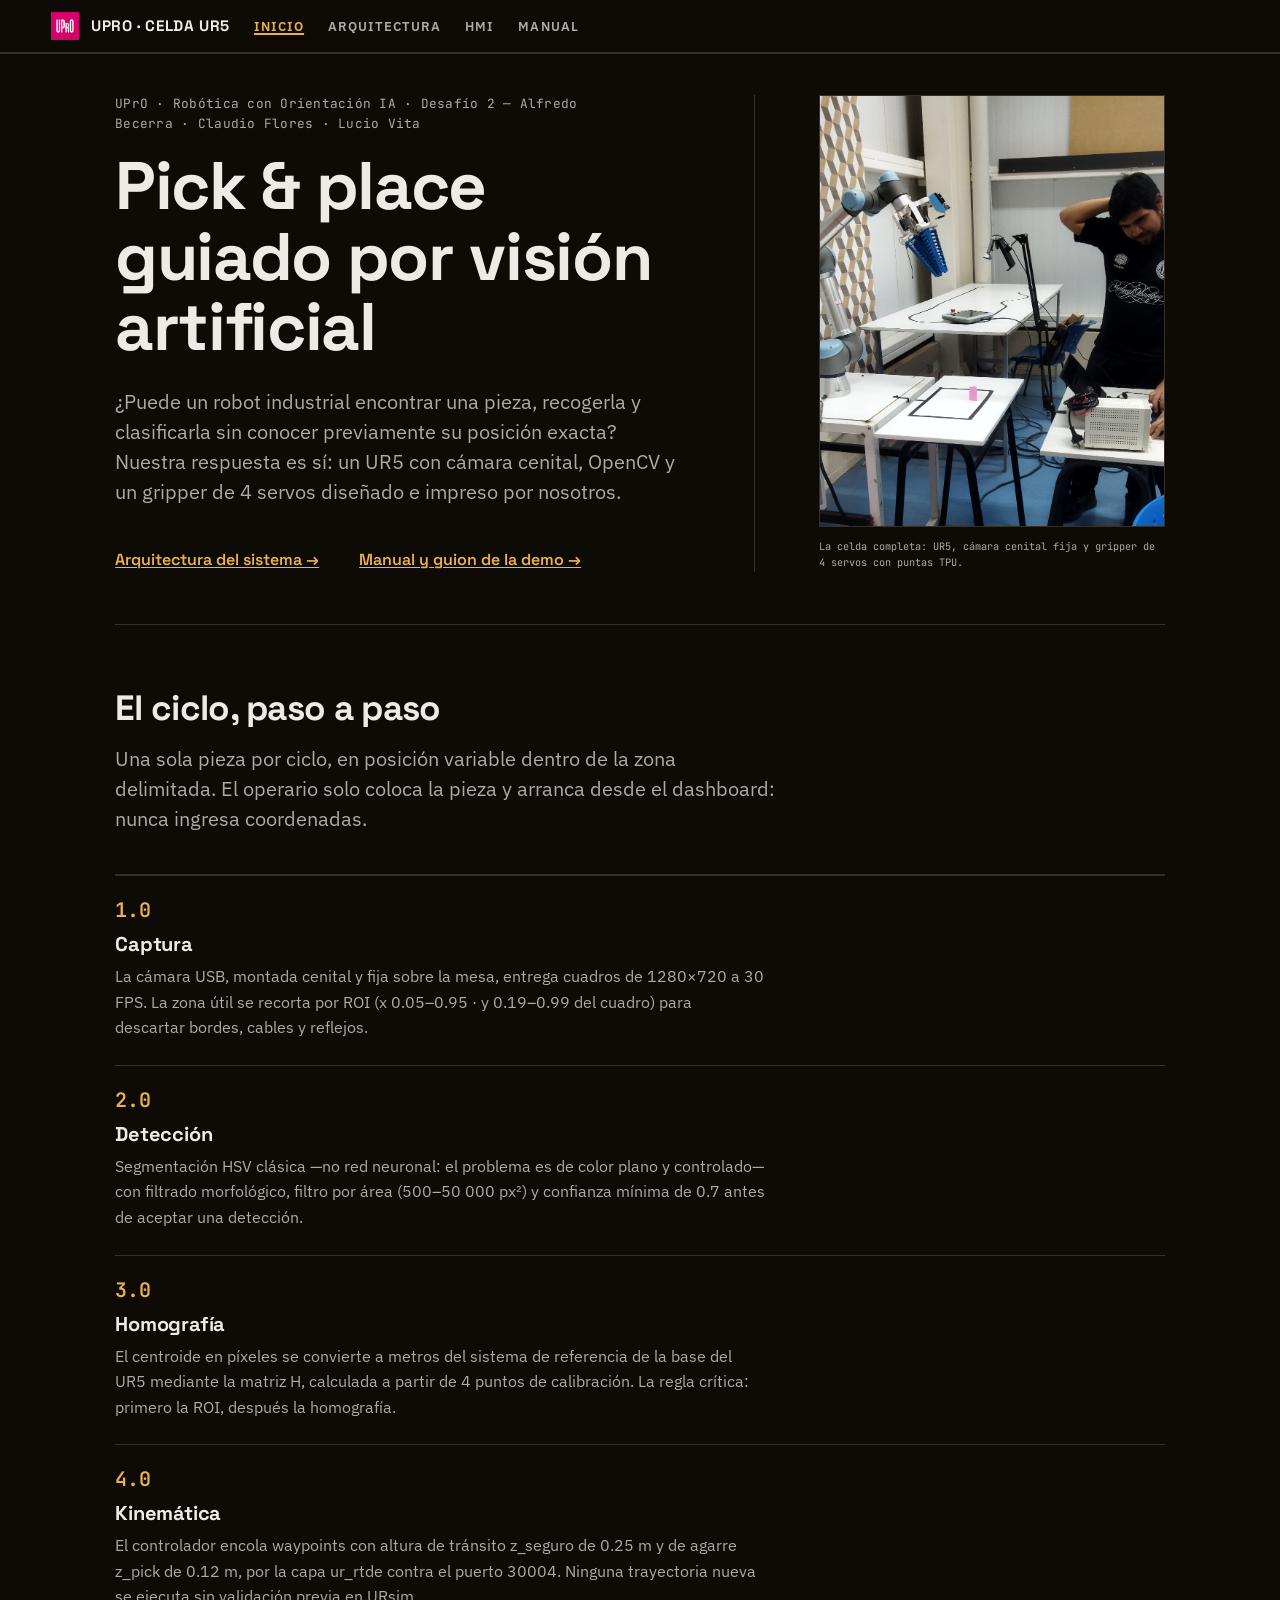
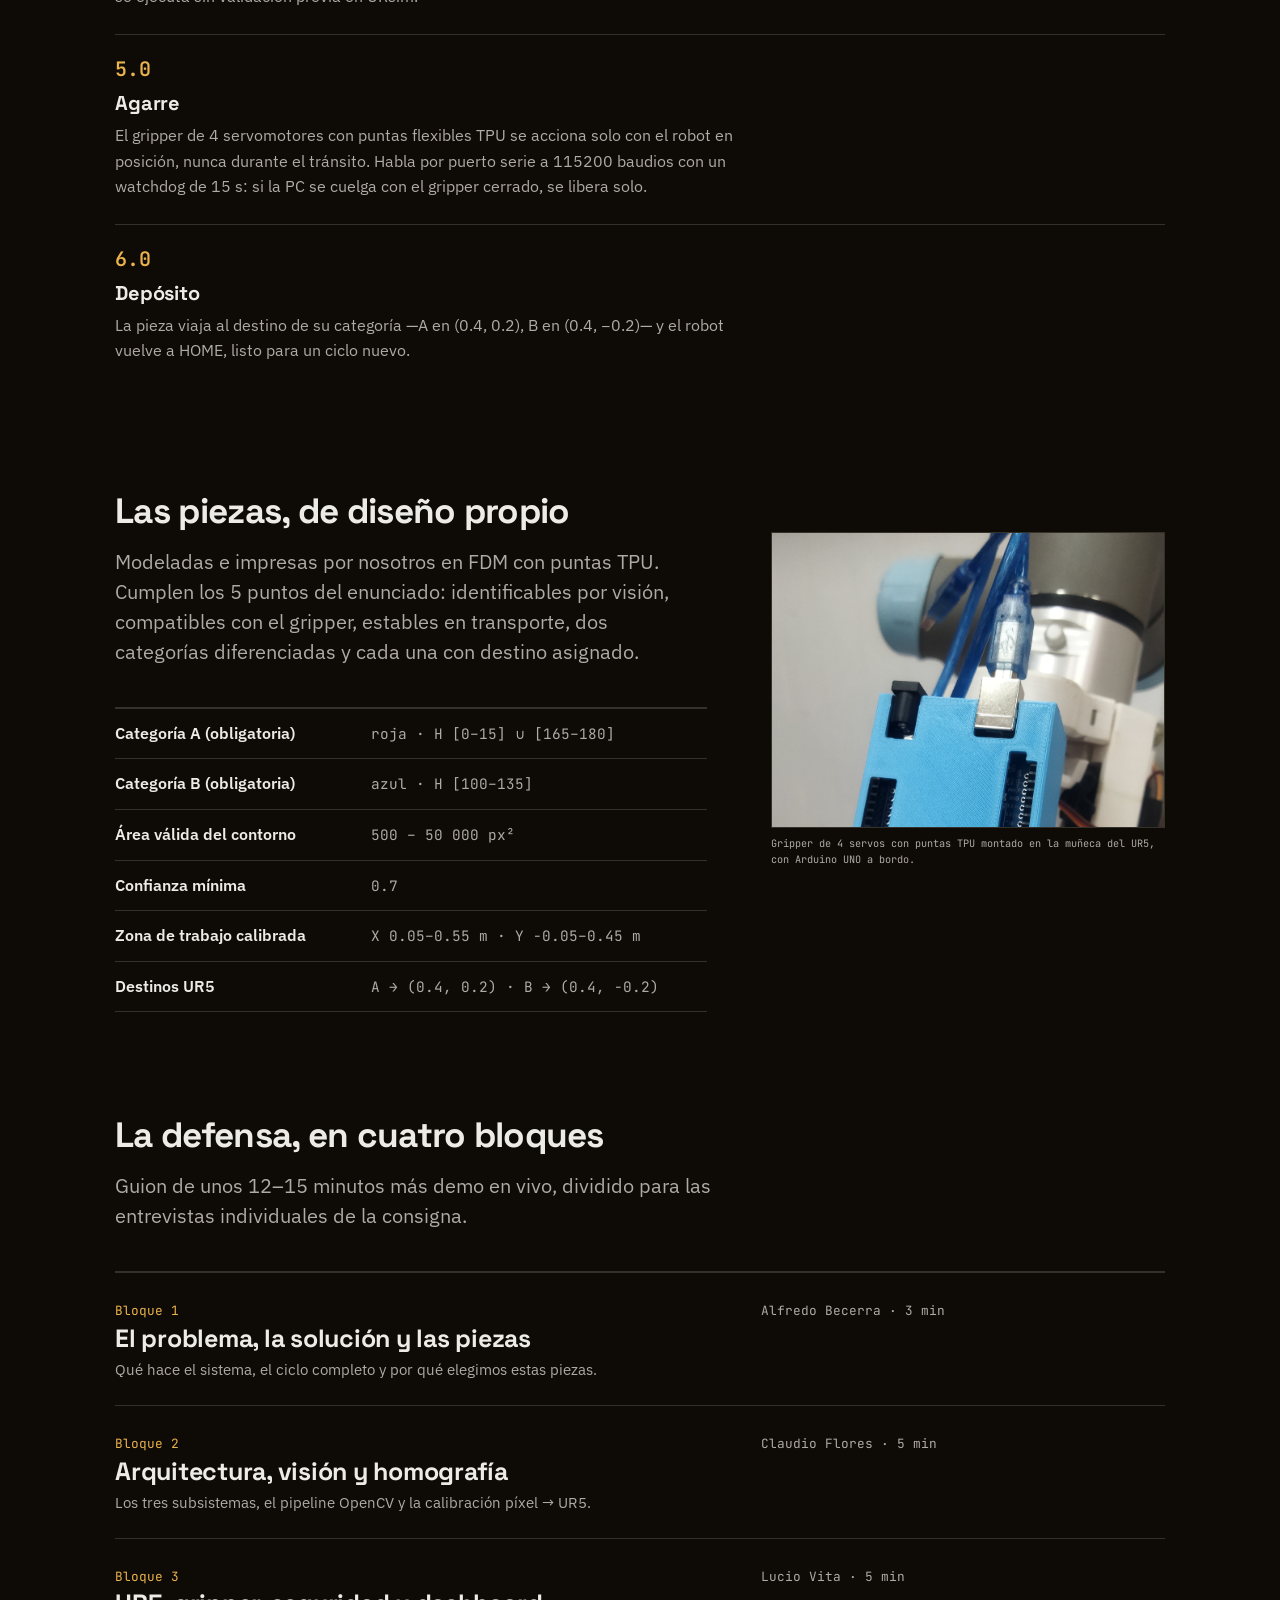
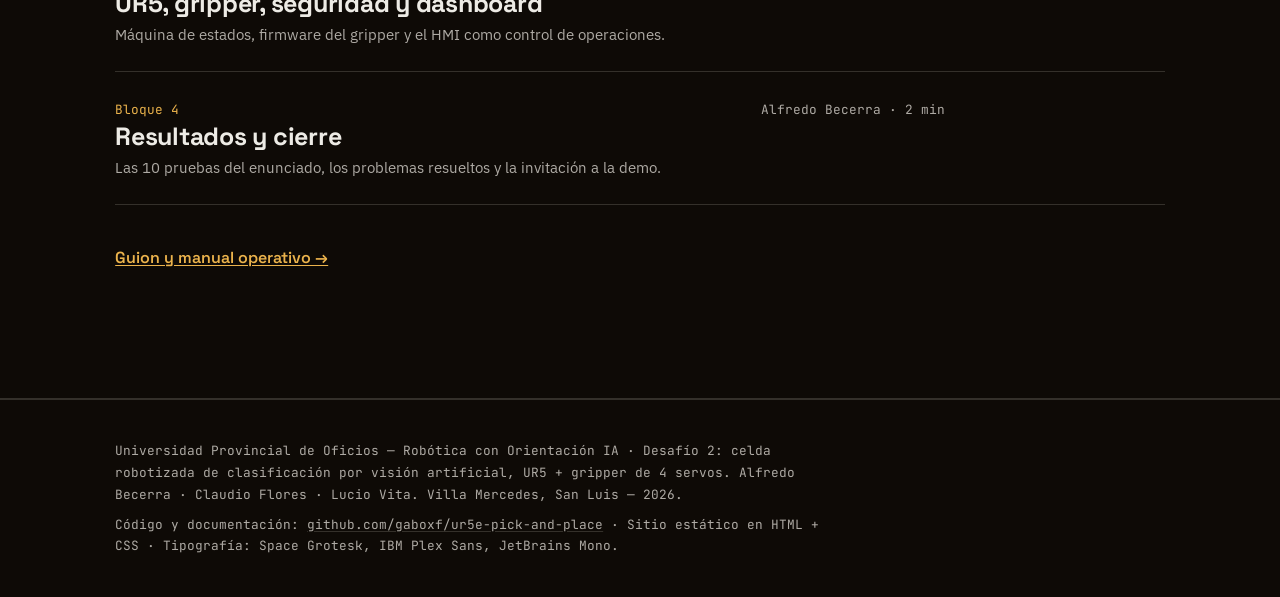
<file: web/index.html>
<!DOCTYPE html>
<html lang="es">
<head>
<meta charset="utf-8">
<meta name="viewport" content="width=device-width, initial-scale=1, viewport-fit=cover">
<title>Celda UR5 · Pick &amp; place guiado por visión — UPrO</title>
<meta name="description" content="Desafío 2, UPrO · Robótica con Orientación IA: un UR5 encuentra, recoge y clasifica piezas sin conocer su posición previa. Cámara cenital, OpenCV y gripper de 4 servos.">
<link rel="preconnect" href="https://fonts.googleapis.com">
<link rel="preconnect" href="https://fonts.gstatic.com" crossorigin>
<link href="https://fonts.googleapis.com/css2?family=Space+Grotesk:wght@500;700&family=IBM+Plex+Sans:wght@400;600&family=JetBrains+Mono:wght@400;600&display=swap" rel="stylesheet">
<link rel="stylesheet" href="styles.css">
</head>
<body>

<header class="nav">
  <a class="nav__mark" href="index.html"><img src="assets/logo-upro.jpg" alt="" width="28" height="28">UPrO · Celda UR5</a>
  <nav aria-label="Principal">
    <ul class="nav__list">
      <li><a class="nav__link" href="index.html" aria-current="page">Inicio</a></li>
      <li><a class="nav__link" href="arquitectura.html">Arquitectura</a></li>
      <li><a class="nav__link" href="dashboard-hmi.html">HMI</a></li>
      <li><a class="nav__link" href="manual.html">Manual</a></li>
    </ul>
  </nav>
</header>

<main class="container">

  <section class="hero">
    <div>
      <p class="hero__kicker reveal" style="--i:0">UPrO · Robótica con Orientación IA · Desafío 2 — Alfredo Becerra · Claudio Flores · Lucio Vita</p>
      <h1 class="display reveal" style="--i:1">Pick &amp; place guiado por visión artificial</h1>
      <p class="lede reveal" style="--i:2">¿Puede un robot industrial encontrar una pieza, recogerla y clasificarla sin conocer previamente su posición exacta? Nuestra respuesta es sí: un UR5 con cámara cenital, OpenCV y un gripper de 4 servos diseñado e impreso por nosotros.</p>
      <div class="hero__actions reveal" style="--i:3">
        <a class="tlink" href="arquitectura.html">Arquitectura del sistema →</a>
        <a class="tlink" href="manual.html">Manual y guion de la demo →</a>
      </div>
    </div>
    <figure class="hero__figure reveal" style="--i:2">
      <img src="assets/foto-celda.jpg" alt="Celda robotizada UR5 con cámara cenital y gripper de 4 servos sobre la mesa de trabajo." width="944" height="2052" fetchpriority="high">
      <figcaption>La celda completa: UR5, cámara cenital fija y gripper de 4 servos con puntas TPU.</figcaption>
    </figure>
  </section>

  <section class="section">
    <h2 class="title">El ciclo, paso a paso</h2>
    <p class="lede">Una sola pieza por ciclo, en posición variable dentro de la zona delimitada. El operario solo coloca la pieza y arranca desde el dashboard: nunca ingresa coordenadas.</p>
    <ol class="steps">
      <li>
        <span class="stage">1.0</span>
        <h3>Captura</h3>
        <p>La cámara USB, montada cenital y fija sobre la mesa, entrega cuadros de 1280×720 a 30 FPS. La zona útil se recorta por ROI (x 0.05–0.95 · y 0.19–0.99 del cuadro) para descartar bordes, cables y reflejos.</p>
      </li>
      <li>
        <span class="stage">2.0</span>
        <h3>Detección</h3>
        <p>Segmentación HSV clásica —no red neuronal: el problema es de color plano y controlado— con filtrado morfológico, filtro por área (500–50 000 px²) y confianza mínima de 0.7 antes de aceptar una detección.</p>
      </li>
      <li>
        <span class="stage">3.0</span>
        <h3>Homografía</h3>
        <p>El centroide en píxeles se convierte a metros del sistema de referencia de la base del UR5 mediante la matriz H, calculada a partir de 4 puntos de calibración. La regla crítica: primero la ROI, después la homografía.</p>
      </li>
      <li>
        <span class="stage">4.0</span>
        <h3>Kinemática</h3>
        <p>El controlador encola waypoints con altura de tránsito z_seguro de 0.25 m y de agarre z_pick de 0.12 m, por la capa ur_rtde contra el puerto 30004. Ninguna trayectoria nueva se ejecuta sin validación previa en URsim.</p>
      </li>
      <li>
        <span class="stage">5.0</span>
        <h3>Agarre</h3>
        <p>El gripper de 4 servomotores con puntas flexibles TPU se acciona solo con el robot en posición, nunca durante el tránsito. Habla por puerto serie a 115200 baudios con un watchdog de 15 s: si la PC se cuelga con el gripper cerrado, se libera solo.</p>
      </li>
      <li>
        <span class="stage">6.0</span>
        <h3>Depósito</h3>
        <p>La pieza viaja al destino de su categoría —A en (0.4, 0.2), B en (0.4, −0.2)— y el robot vuelve a HOME, listo para un ciclo nuevo.</p>
      </li>
    </ol>
  </section>

  <section class="section--tight">
    <div class="duo">
      <div>
        <h2 class="title">Las piezas, de diseño propio</h2>
        <p class="lede">Modeladas e impresas por nosotros en FDM con puntas TPU. Cumplen los 5 puntos del enunciado: identificables por visión, compatibles con el gripper, estables en transporte, dos categorías diferenciadas y cada una con destino asignado.</p>
        <div class="spec">
          <div class="spec__row"><span class="spec__k">Categoría A (obligatoria)</span><span class="spec__v">roja · H [0–15] ∪ [165–180]</span></div>
          <div class="spec__row"><span class="spec__k">Categoría B (obligatoria)</span><span class="spec__v">azul · H [100–135]</span></div>
          <div class="spec__row"><span class="spec__k">Área válida del contorno</span><span class="spec__v">500 – 50 000 px²</span></div>
          <div class="spec__row"><span class="spec__k">Confianza mínima</span><span class="spec__v">0.7</span></div>
          <div class="spec__row"><span class="spec__k">Zona de trabajo calibrada</span><span class="spec__v">X 0.05–0.55 m · Y −0.05–0.45 m</span></div>
          <div class="spec__row"><span class="spec__k">Destinos UR5</span><span class="spec__v">A → (0.4, 0.2) · B → (0.4, −0.2)</span></div>
        </div>
      </div>
      <figure class="figure">
        <img src="assets/foto-gripper.jpg" alt="Gripper de 4 servos con puntas flexibles TPU montado en la muñeca del UR5, con Arduino UNO integrado a bordo." width="969" height="2106" loading="lazy">
        <figcaption>Gripper de 4 servos con puntas TPU montado en la muñeca del UR5, con Arduino UNO a bordo.</figcaption>
      </figure>
    </div>
  </section>

  <section class="section">
    <h2 class="title">La defensa, en cuatro bloques</h2>
    <p class="lede">Guion de unos 12–15 minutos más demo en vivo, dividido para las entrevistas individuales de la consigna.</p>
    <ol class="rows">
      <li>
        <div>
          <span class="rows__tag">Bloque 1</span>
          <h3>El problema, la solución y las piezas</h3>
          <p>Qué hace el sistema, el ciclo completo y por qué elegimos estas piezas.</p>
        </div>
        <span class="rows__who">Alfredo Becerra · 3 min</span>
      </li>
      <li>
        <div>
          <span class="rows__tag">Bloque 2</span>
          <h3>Arquitectura, visión y homografía</h3>
          <p>Los tres subsistemas, el pipeline OpenCV y la calibración píxel → UR5.</p>
        </div>
        <span class="rows__who">Claudio Flores · 5 min</span>
      </li>
      <li>
        <div>
          <span class="rows__tag">Bloque 3</span>
          <h3>UR5, gripper, seguridad y dashboard</h3>
          <p>Máquina de estados, firmware del gripper y el HMI como control de operaciones.</p>
        </div>
        <span class="rows__who">Lucio Vita · 5 min</span>
      </li>
      <li>
        <div>
          <span class="rows__tag">Bloque 4</span>
          <h3>Resultados y cierre</h3>
          <p>Las 10 pruebas del enunciado, los problemas resueltos y la invitación a la demo.</p>
        </div>
        <span class="rows__who">Alfredo Becerra · 2 min</span>
      </li>
    </ol>
    <p style="margin-top: var(--space-xl);"><a class="tlink" href="manual.html">Guion y manual operativo →</a></p>
  </section>

</main>

<footer class="colophon">
  <div class="container">
    <p>Universidad Provincial de Oficios — Robótica con Orientación IA · Desafío 2: celda robotizada de clasificación por visión artificial, UR5 + gripper de 4 servos. Alfredo Becerra · Claudio Flores · Lucio Vita. Villa Mercedes, San Luis — 2026.</p>
    <p>Código y documentación: <a href="https://github.com/gaboxf/ur5e-pick-and-place">github.com/gaboxf/ur5e-pick-and-place</a> · Sitio estático en HTML + CSS · Tipografía: Space Grotesk, IBM Plex Sans, JetBrains Mono.</p>
  </div>
</footer>

</body>
</html>
</file>
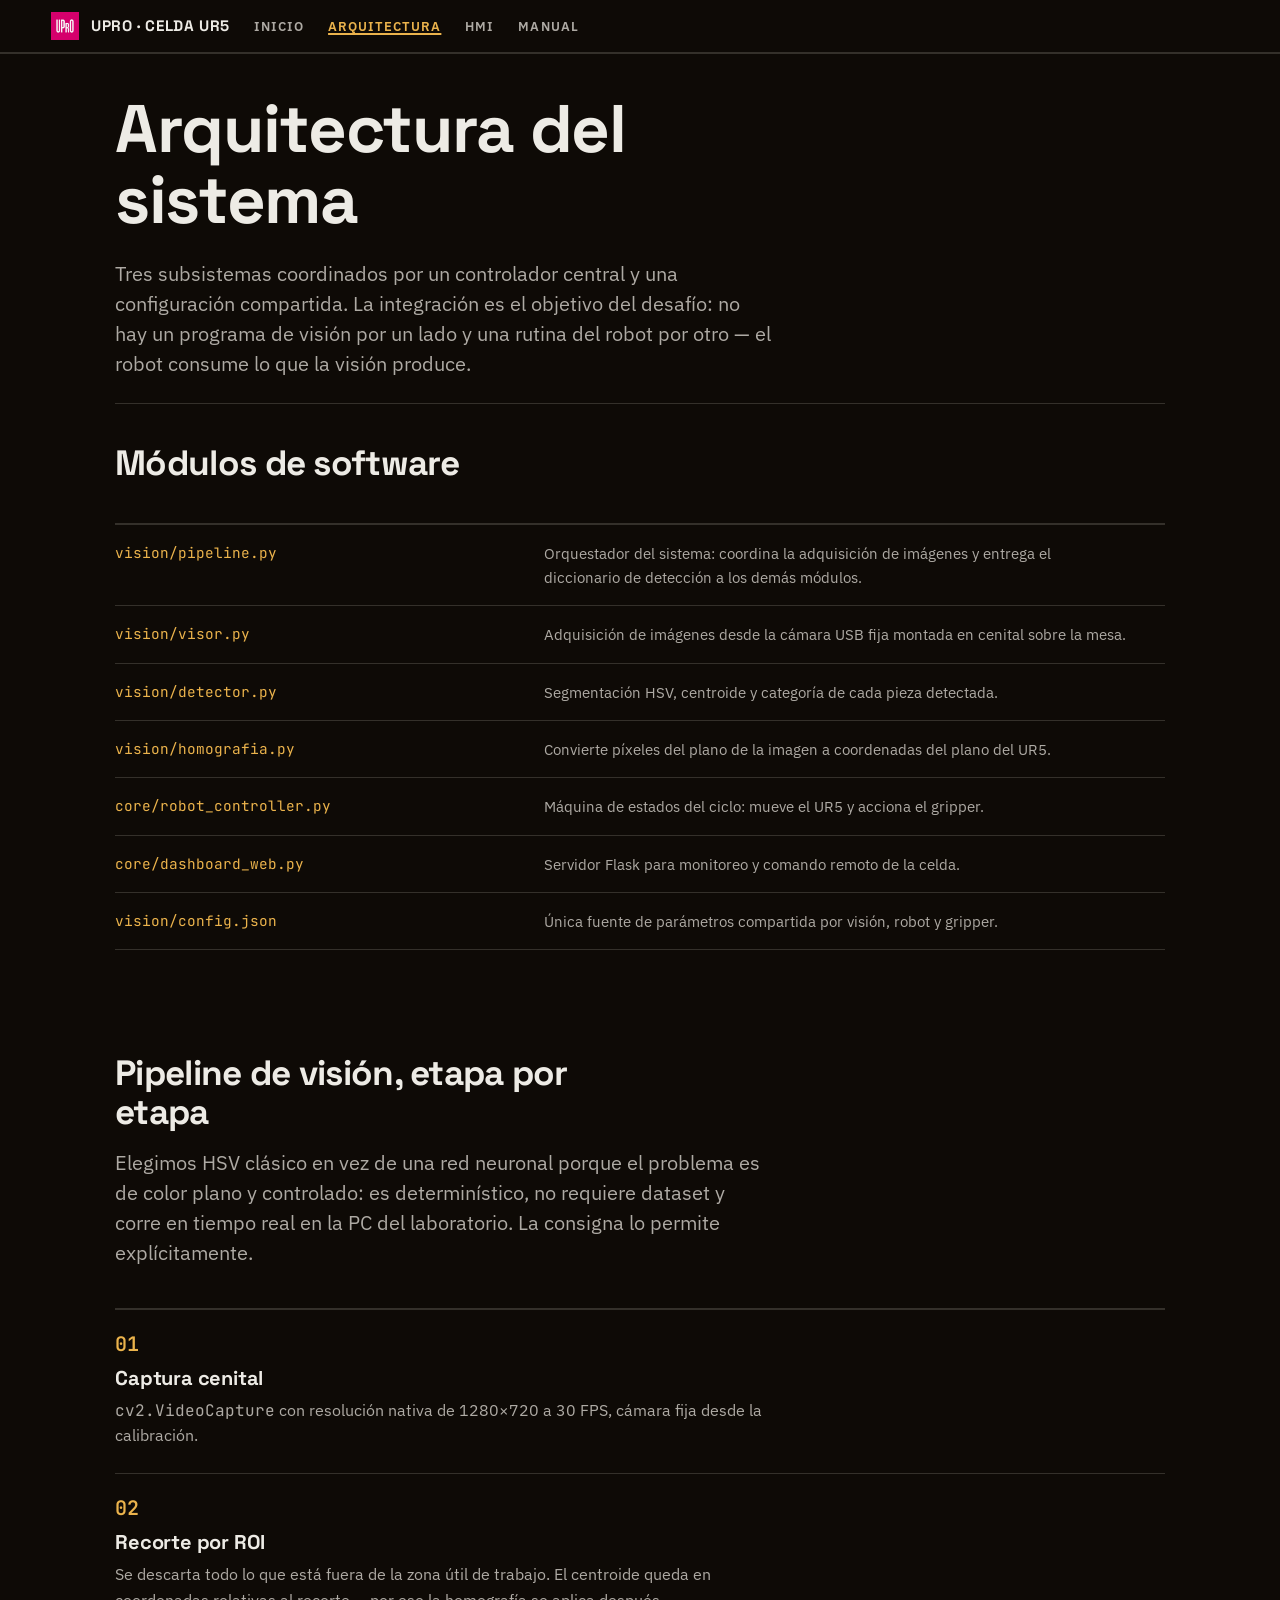
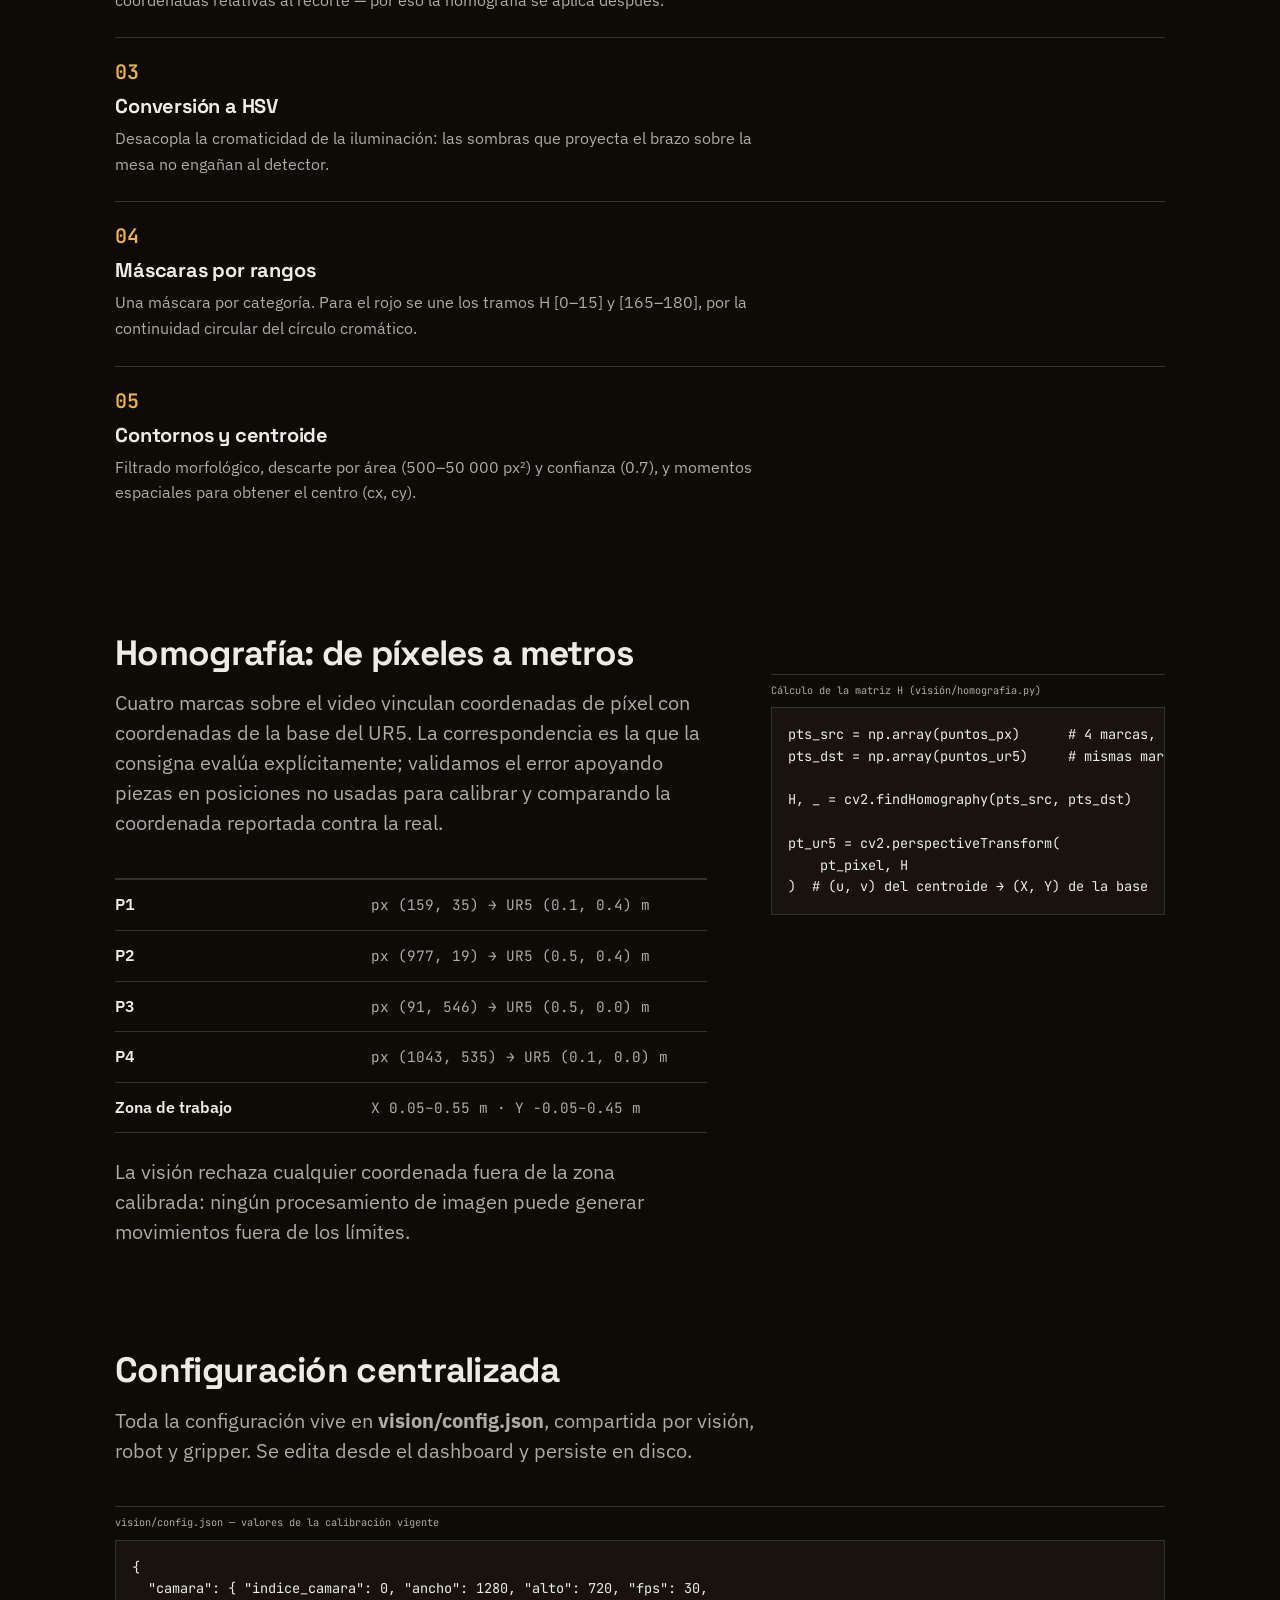
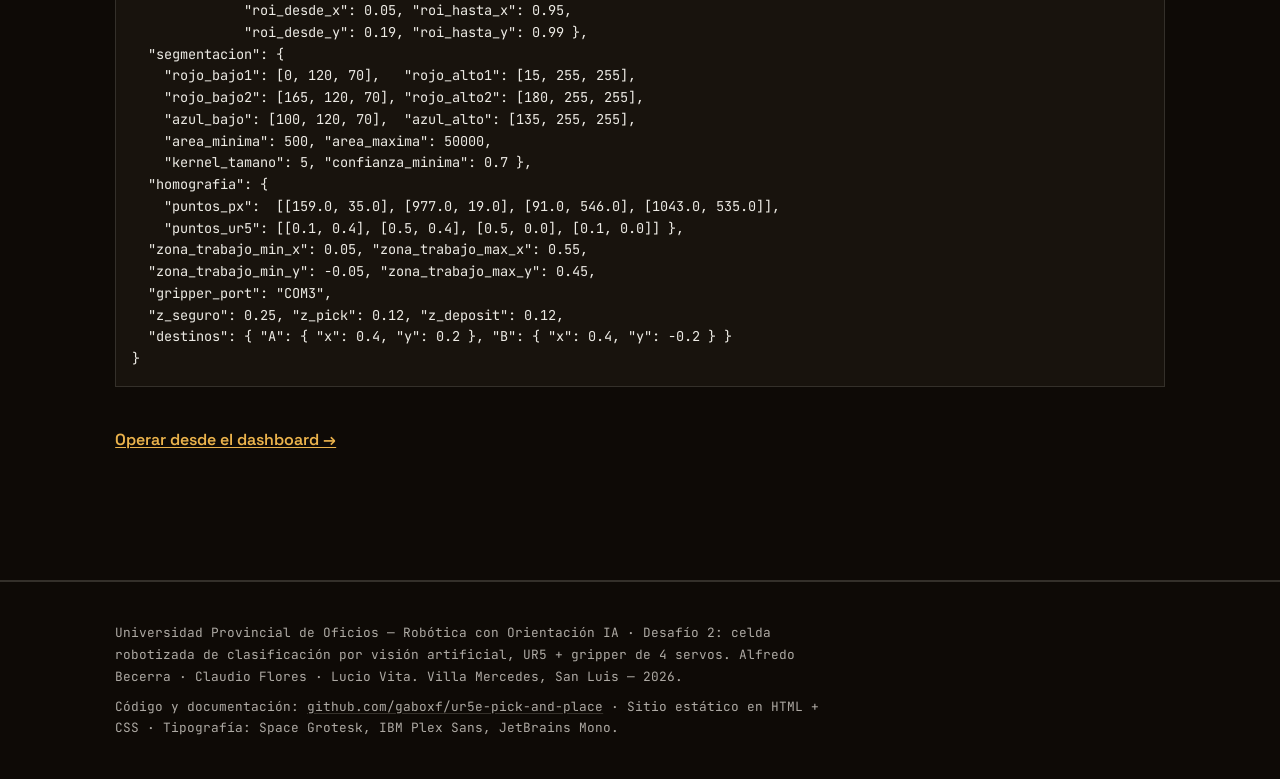
<file: web/arquitectura.html>
<!DOCTYPE html>
<html lang="es">
<head>
<meta charset="utf-8">
<meta name="viewport" content="width=device-width, initial-scale=1, viewport-fit=cover">
<title>Arquitectura del sistema — Celda UR5 · UPrO</title>
<meta name="description" content="Módulos de software, pipeline OpenCV y calibración homográfica de la celda UR5 guiada por visión artificial. UPrO · Desafío 2.">
<link rel="preconnect" href="https://fonts.googleapis.com">
<link rel="preconnect" href="https://fonts.gstatic.com" crossorigin>
<link href="https://fonts.googleapis.com/css2?family=Space+Grotesk:wght@500;700&family=IBM+Plex+Sans:wght@400;600&family=JetBrains+Mono:wght@400;600&display=swap" rel="stylesheet">
<link rel="stylesheet" href="styles.css">
</head>
<body>

<header class="nav">
  <a class="nav__mark" href="index.html"><img src="assets/logo-upro.jpg" alt="" width="28" height="28">UPrO · Celda UR5</a>
  <nav aria-label="Principal">
    <ul class="nav__list">
      <li><a class="nav__link" href="index.html">Inicio</a></li>
      <li><a class="nav__link" href="arquitectura.html" aria-current="page">Arquitectura</a></li>
      <li><a class="nav__link" href="dashboard-hmi.html">HMI</a></li>
      <li><a class="nav__link" href="manual.html">Manual</a></li>
    </ul>
  </nav>
</header>

<main class="container">

  <section class="page-head">
    <h1 class="display">Arquitectura del sistema</h1>
    <p class="lede">Tres subsistemas coordinados por un controlador central y una configuración compartida. La integración es el objetivo del desafío: no hay un programa de visión por un lado y una rutina del robot por otro — el robot consume lo que la visión produce.</p>
  </section>

  <section class="section--tight">
    <h2 class="title">Módulos de software</h2>
    <div class="mods">
      <div class="mods__row"><span class="mods__name">vision/pipeline.py</span><p>Orquestador del sistema: coordina la adquisición de imágenes y entrega el diccionario de detección a los demás módulos.</p></div>
      <div class="mods__row"><span class="mods__name">vision/visor.py</span><p>Adquisición de imágenes desde la cámara USB fija montada en cenital sobre la mesa.</p></div>
      <div class="mods__row"><span class="mods__name">vision/detector.py</span><p>Segmentación HSV, centroide y categoría de cada pieza detectada.</p></div>
      <div class="mods__row"><span class="mods__name">vision/homografia.py</span><p>Convierte píxeles del plano de la imagen a coordenadas del plano del UR5.</p></div>
      <div class="mods__row"><span class="mods__name">core/robot_controller.py</span><p>Máquina de estados del ciclo: mueve el UR5 y acciona el gripper.</p></div>
      <div class="mods__row"><span class="mods__name">core/dashboard_web.py</span><p>Servidor Flask para monitoreo y comando remoto de la celda.</p></div>
      <div class="mods__row"><span class="mods__name">vision/config.json</span><p>Única fuente de parámetros compartida por visión, robot y gripper.</p></div>
    </div>
  </section>

  <section class="section">
    <h2 class="title">Pipeline de visión, etapa por etapa</h2>
    <p class="lede">Elegimos HSV clásico en vez de una red neuronal porque el problema es de color plano y controlado: es determinístico, no requiere dataset y corre en tiempo real en la PC del laboratorio. La consigna lo permite explícitamente.</p>
    <ol class="steps">
      <li>
        <span class="stage">01</span>
        <h3>Captura cenital</h3>
        <p><code class="mono">cv2.VideoCapture</code> con resolución nativa de 1280×720 a 30 FPS, cámara fija desde la calibración.</p>
      </li>
      <li>
        <span class="stage">02</span>
        <h3>Recorte por ROI</h3>
        <p>Se descarta todo lo que está fuera de la zona útil de trabajo. El centroide queda en coordenadas relativas al recorte — por eso la homografía se aplica después.</p>
      </li>
      <li>
        <span class="stage">03</span>
        <h3>Conversión a HSV</h3>
        <p>Desacopla la cromaticidad de la iluminación: las sombras que proyecta el brazo sobre la mesa no engañan al detector.</p>
      </li>
      <li>
        <span class="stage">04</span>
        <h3>Máscaras por rangos</h3>
        <p>Una máscara por categoría. Para el rojo se une los tramos H [0–15] y [165–180], por la continuidad circular del círculo cromático.</p>
      </li>
      <li>
        <span class="stage">05</span>
        <h3>Contornos y centroide</h3>
        <p>Filtrado morfológico, descarte por área (500–50 000 px²) y confianza (0.7), y momentos espaciales para obtener el centro (cx, cy).</p>
      </li>
    </ol>
  </section>

  <section class="section--tight">
    <div class="duo">
      <div>
        <h2 class="title">Homografía: de píxeles a metros</h2>
        <p class="lede">Cuatro marcas sobre el video vinculan coordenadas de píxel con coordenadas de la base del UR5. La correspondencia es la que la consigna evalúa explícitamente; validamos el error apoyando piezas en posiciones no usadas para calibrar y comparando la coordenada reportada contra la real.</p>
        <div class="spec">
          <div class="spec__row"><span class="spec__k">P1</span><span class="spec__v">px (159, 35) → UR5 (0.1, 0.4) m</span></div>
          <div class="spec__row"><span class="spec__k">P2</span><span class="spec__v">px (977, 19) → UR5 (0.5, 0.4) m</span></div>
          <div class="spec__row"><span class="spec__k">P3</span><span class="spec__v">px (91, 546) → UR5 (0.5, 0.0) m</span></div>
          <div class="spec__row"><span class="spec__k">P4</span><span class="spec__v">px (1043, 535) → UR5 (0.1, 0.0) m</span></div>
          <div class="spec__row"><span class="spec__k">Zona de trabajo</span><span class="spec__v">X 0.05–0.55 m · Y −0.05–0.45 m</span></div>
        </div>
        <p class="lede" style="margin-top: var(--space-lg);">La visión rechaza cualquier coordenada fuera de la zona calibrada: ningún procesamiento de imagen puede generar movimientos fuera de los límites.</p>
      </div>
      <div class="codeblock">
        <span class="codeblock__label">Cálculo de la matriz H (visión/homografia.py)</span>
        <pre class="code"><code>pts_src = np.array(puntos_px)      # 4 marcas, en píxeles
pts_dst = np.array(puntos_ur5)     # mismas marcas, en metros

H, _ = cv2.findHomography(pts_src, pts_dst)

pt_ur5 = cv2.perspectiveTransform(
    pt_pixel, H
)  # (u, v) del centroide → (X, Y) de la base</code></pre>
      </div>
    </div>
  </section>

  <section class="section">
    <h2 class="title">Configuración centralizada</h2>
    <p class="lede">Toda la configuración vive en <strong>vision/config.json</strong>, compartida por visión, robot y gripper. Se edita desde el dashboard y persiste en disco.</p>
    <div class="codeblock">
      <span class="codeblock__label">vision/config.json — valores de la calibración vigente</span>
      <pre class="code"><code>{
  "camara": { "indice_camara": 0, "ancho": 1280, "alto": 720, "fps": 30,
              "roi_desde_x": 0.05, "roi_hasta_x": 0.95,
              "roi_desde_y": 0.19, "roi_hasta_y": 0.99 },
  "segmentacion": {
    "rojo_bajo1": [0, 120, 70],   "rojo_alto1": [15, 255, 255],
    "rojo_bajo2": [165, 120, 70], "rojo_alto2": [180, 255, 255],
    "azul_bajo": [100, 120, 70],  "azul_alto": [135, 255, 255],
    "area_minima": 500, "area_maxima": 50000,
    "kernel_tamano": 5, "confianza_minima": 0.7 },
  "homografia": {
    "puntos_px":  [[159.0, 35.0], [977.0, 19.0], [91.0, 546.0], [1043.0, 535.0]],
    "puntos_ur5": [[0.1, 0.4], [0.5, 0.4], [0.5, 0.0], [0.1, 0.0]] },
  "zona_trabajo_min_x": 0.05, "zona_trabajo_max_x": 0.55,
  "zona_trabajo_min_y": -0.05, "zona_trabajo_max_y": 0.45,
  "gripper_port": "COM3",
  "z_seguro": 0.25, "z_pick": 0.12, "z_deposit": 0.12,
  "destinos": { "A": { "x": 0.4, "y": 0.2 }, "B": { "x": 0.4, "y": -0.2 } }
}</code></pre>
    </div>
    <p style="margin-top: var(--space-xl);"><a class="tlink" href="dashboard-hmi.html">Operar desde el dashboard →</a></p>
  </section>

</main>

<footer class="colophon">
  <div class="container">
    <p>Universidad Provincial de Oficios — Robótica con Orientación IA · Desafío 2: celda robotizada de clasificación por visión artificial, UR5 + gripper de 4 servos. Alfredo Becerra · Claudio Flores · Lucio Vita. Villa Mercedes, San Luis — 2026.</p>
    <p>Código y documentación: <a href="https://github.com/gaboxf/ur5e-pick-and-place">github.com/gaboxf/ur5e-pick-and-place</a> · Sitio estático en HTML + CSS · Tipografía: Space Grotesk, IBM Plex Sans, JetBrains Mono.</p>
  </div>
</footer>

</body>
</html>
</file>
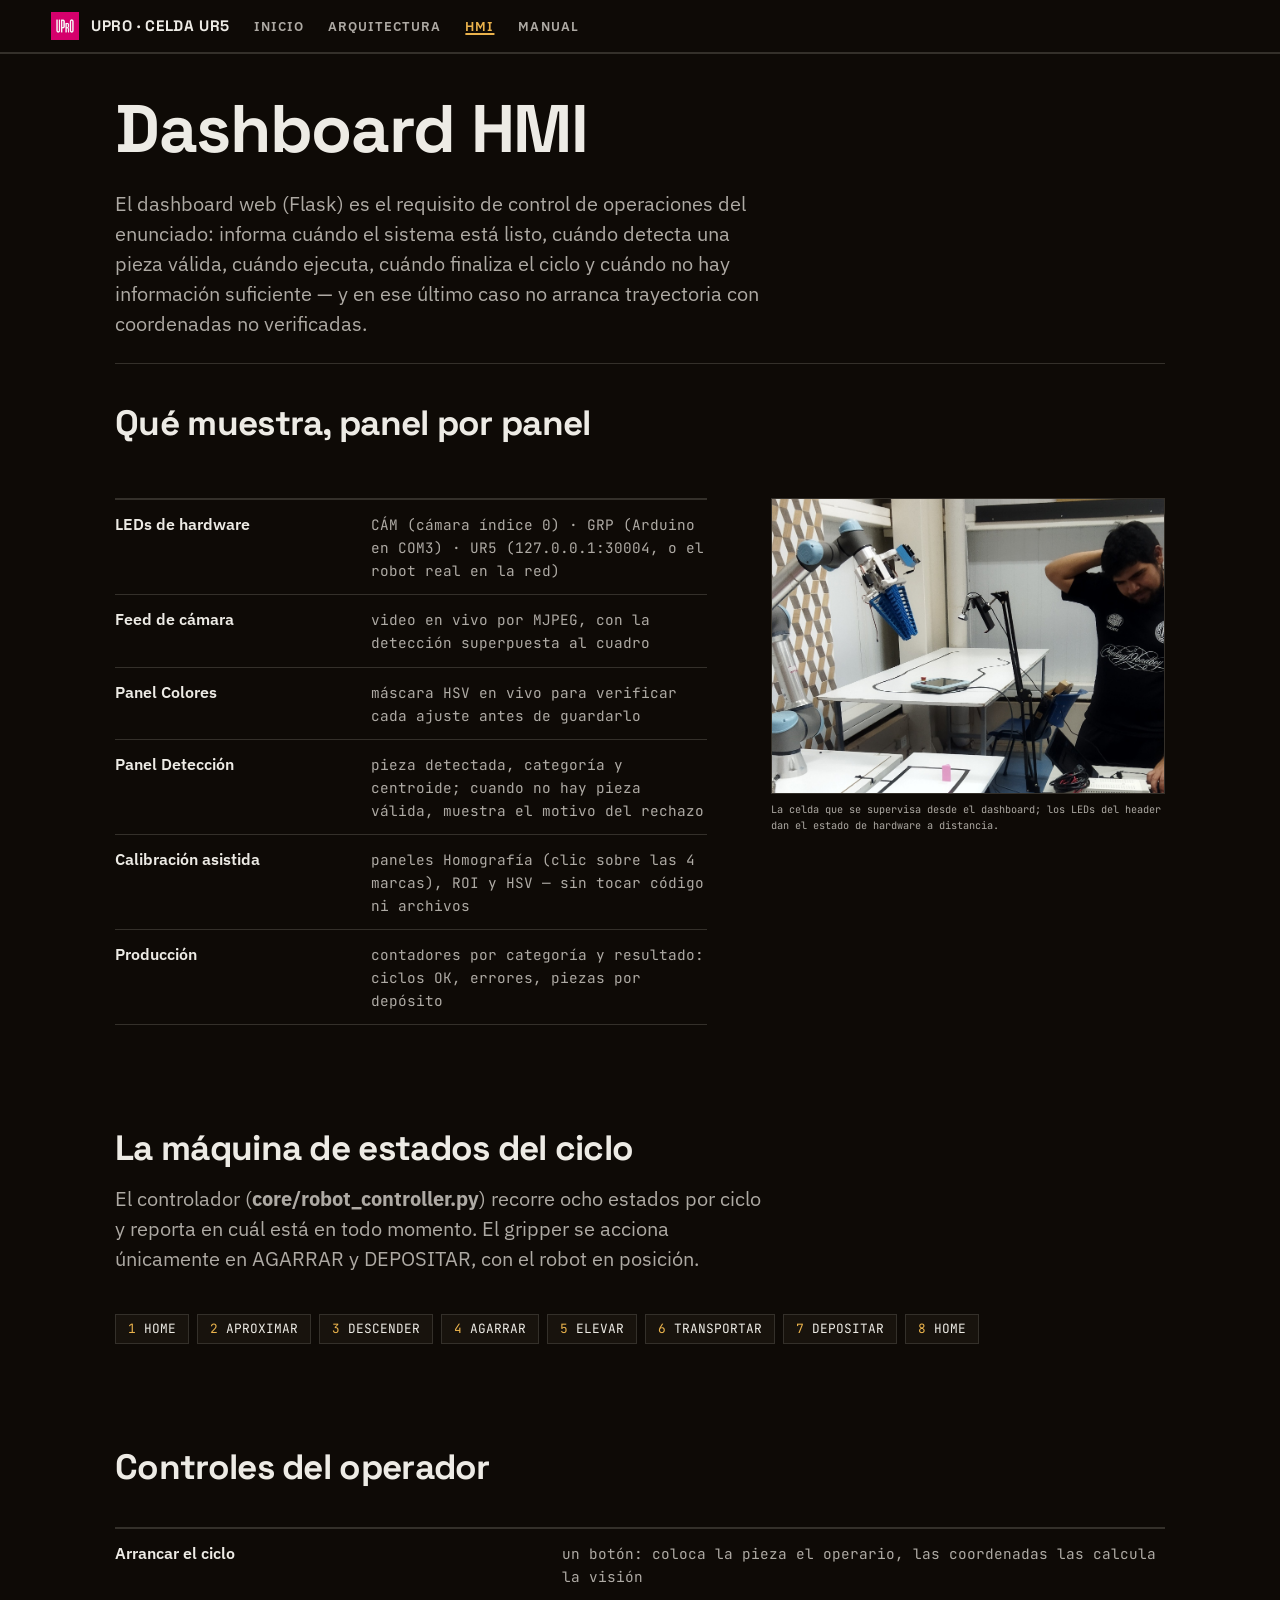
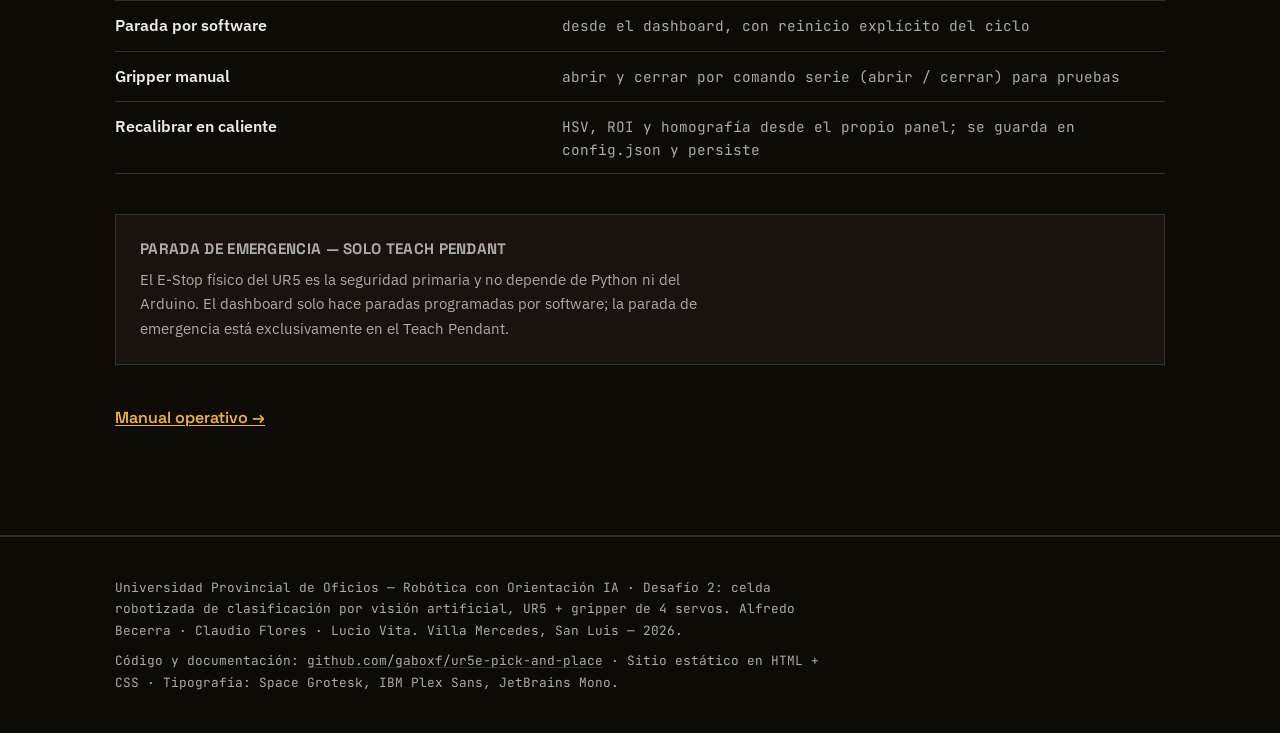
<file: web/dashboard-hmi.html>
<!DOCTYPE html>
<html lang="es">
<head>
<meta charset="utf-8">
<meta name="viewport" content="width=device-width, initial-scale=1, viewport-fit=cover">
<title>Dashboard HMI — Celda UR5 · UPrO</title>
<meta name="description" content="El dashboard HMI de la celda UR5: estado de hardware, detección en vivo, calibración asistida y registro de producción. UPrO · Desafío 2.">
<link rel="preconnect" href="https://fonts.googleapis.com">
<link rel="preconnect" href="https://fonts.gstatic.com" crossorigin>
<link href="https://fonts.googleapis.com/css2?family=Space+Grotesk:wght@500;700&family=IBM+Plex+Sans:wght@400;600&family=JetBrains+Mono:wght@400;600&display=swap" rel="stylesheet">
<link rel="stylesheet" href="styles.css">
</head>
<body>

<header class="nav">
  <a class="nav__mark" href="index.html"><img src="assets/logo-upro.jpg" alt="" width="28" height="28">UPrO · Celda UR5</a>
  <nav aria-label="Principal">
    <ul class="nav__list">
      <li><a class="nav__link" href="index.html">Inicio</a></li>
      <li><a class="nav__link" href="arquitectura.html">Arquitectura</a></li>
      <li><a class="nav__link" href="dashboard-hmi.html" aria-current="page">HMI</a></li>
      <li><a class="nav__link" href="manual.html">Manual</a></li>
    </ul>
  </nav>
</header>

<main class="container">

  <section class="page-head">
    <h1 class="display">Dashboard HMI</h1>
    <p class="lede">El dashboard web (Flask) es el requisito de control de operaciones del enunciado: informa cuándo el sistema está listo, cuándo detecta una pieza válida, cuándo ejecuta, cuándo finaliza el ciclo y cuándo no hay información suficiente — y en ese último caso no arranca trayectoria con coordenadas no verificadas.</p>
  </section>

  <section class="section--tight">
    <h2 class="title">Qué muestra, panel por panel</h2>
    <div class="duo">
      <div class="spec">
        <div class="spec__row"><span class="spec__k">LEDs de hardware</span><span class="spec__v">CÁM (cámara índice 0) · GRP (Arduino en COM3) · UR5 (127.0.0.1:30004, o el robot real en la red)</span></div>
        <div class="spec__row"><span class="spec__k">Feed de cámara</span><span class="spec__v">video en vivo por MJPEG, con la detección superpuesta al cuadro</span></div>
        <div class="spec__row"><span class="spec__k">Panel Colores</span><span class="spec__v">máscara HSV en vivo para verificar cada ajuste antes de guardarlo</span></div>
        <div class="spec__row"><span class="spec__k">Panel Detección</span><span class="spec__v">pieza detectada, categoría y centroide; cuando no hay pieza válida, muestra el motivo del rechazo</span></div>
        <div class="spec__row"><span class="spec__k">Calibración asistida</span><span class="spec__v">paneles Homografía (clic sobre las 4 marcas), ROI y HSV — sin tocar código ni archivos</span></div>
        <div class="spec__row"><span class="spec__k">Producción</span><span class="spec__v">contadores por categoría y resultado: ciclos OK, errores, piezas por depósito</span></div>
      </div>
      <figure class="figure">
        <img src="assets/foto-celda.jpg" alt="Celda UR5 completa cuya operación se supervisa desde el dashboard." width="944" height="2052" loading="lazy">
        <figcaption>La celda que se supervisa desde el dashboard; los LEDs del header dan el estado de hardware a distancia.</figcaption>
      </figure>
    </div>
  </section>

  <section class="section">
    <h2 class="title">La máquina de estados del ciclo</h2>
    <p class="lede">El controlador (<strong>core/robot_controller.py</strong>) recorre ocho estados por ciclo y reporta en cuál está en todo momento. El gripper se acciona únicamente en AGARRAR y DEPOSITAR, con el robot en posición.</p>
    <ol class="fsm">
      <li><span>1</span> HOME</li>
      <li><span>2</span> APROXIMAR</li>
      <li><span>3</span> DESCENDER</li>
      <li><span>4</span> AGARRAR</li>
      <li><span>5</span> ELEVAR</li>
      <li><span>6</span> TRANSPORTAR</li>
      <li><span>7</span> DEPOSITAR</li>
      <li><span>8</span> HOME</li>
    </ol>
  </section>

  <section class="section--tight">
    <h2 class="title">Controles del operador</h2>
    <div class="spec">
      <div class="spec__row"><span class="spec__k">Arrancar el ciclo</span><span class="spec__v">un botón: coloca la pieza el operario, las coordenadas las calcula la visión</span></div>
      <div class="spec__row"><span class="spec__k">Parada por software</span><span class="spec__v">desde el dashboard, con reinicio explícito del ciclo</span></div>
      <div class="spec__row"><span class="spec__k">Gripper manual</span><span class="spec__v">abrir y cerrar por comando serie (abrir / cerrar) para pruebas</span></div>
      <div class="spec__row"><span class="spec__k">Recalibrar en caliente</span><span class="spec__v">HSV, ROI y homografía desde el propio panel; se guarda en config.json y persiste</span></div>
    </div>
    <div class="note">
      <p class="note__title">Parada de emergencia — solo Teach Pendant</p>
      <p>El E-Stop físico del UR5 es la seguridad primaria y no depende de Python ni del Arduino. El dashboard solo hace paradas programadas por software; la parada de emergencia está exclusivamente en el Teach Pendant.</p>
    </div>
    <p style="margin-top: var(--space-xl);"><a class="tlink" href="manual.html">Manual operativo →</a></p>
  </section>

</main>

<footer class="colophon">
  <div class="container">
    <p>Universidad Provincial de Oficios — Robótica con Orientación IA · Desafío 2: celda robotizada de clasificación por visión artificial, UR5 + gripper de 4 servos. Alfredo Becerra · Claudio Flores · Lucio Vita. Villa Mercedes, San Luis — 2026.</p>
    <p>Código y documentación: <a href="https://github.com/gaboxf/ur5e-pick-and-place">github.com/gaboxf/ur5e-pick-and-place</a> · Sitio estático en HTML + CSS · Tipografía: Space Grotesk, IBM Plex Sans, JetBrains Mono.</p>
  </div>
</footer>

</body>
</html>
</file>
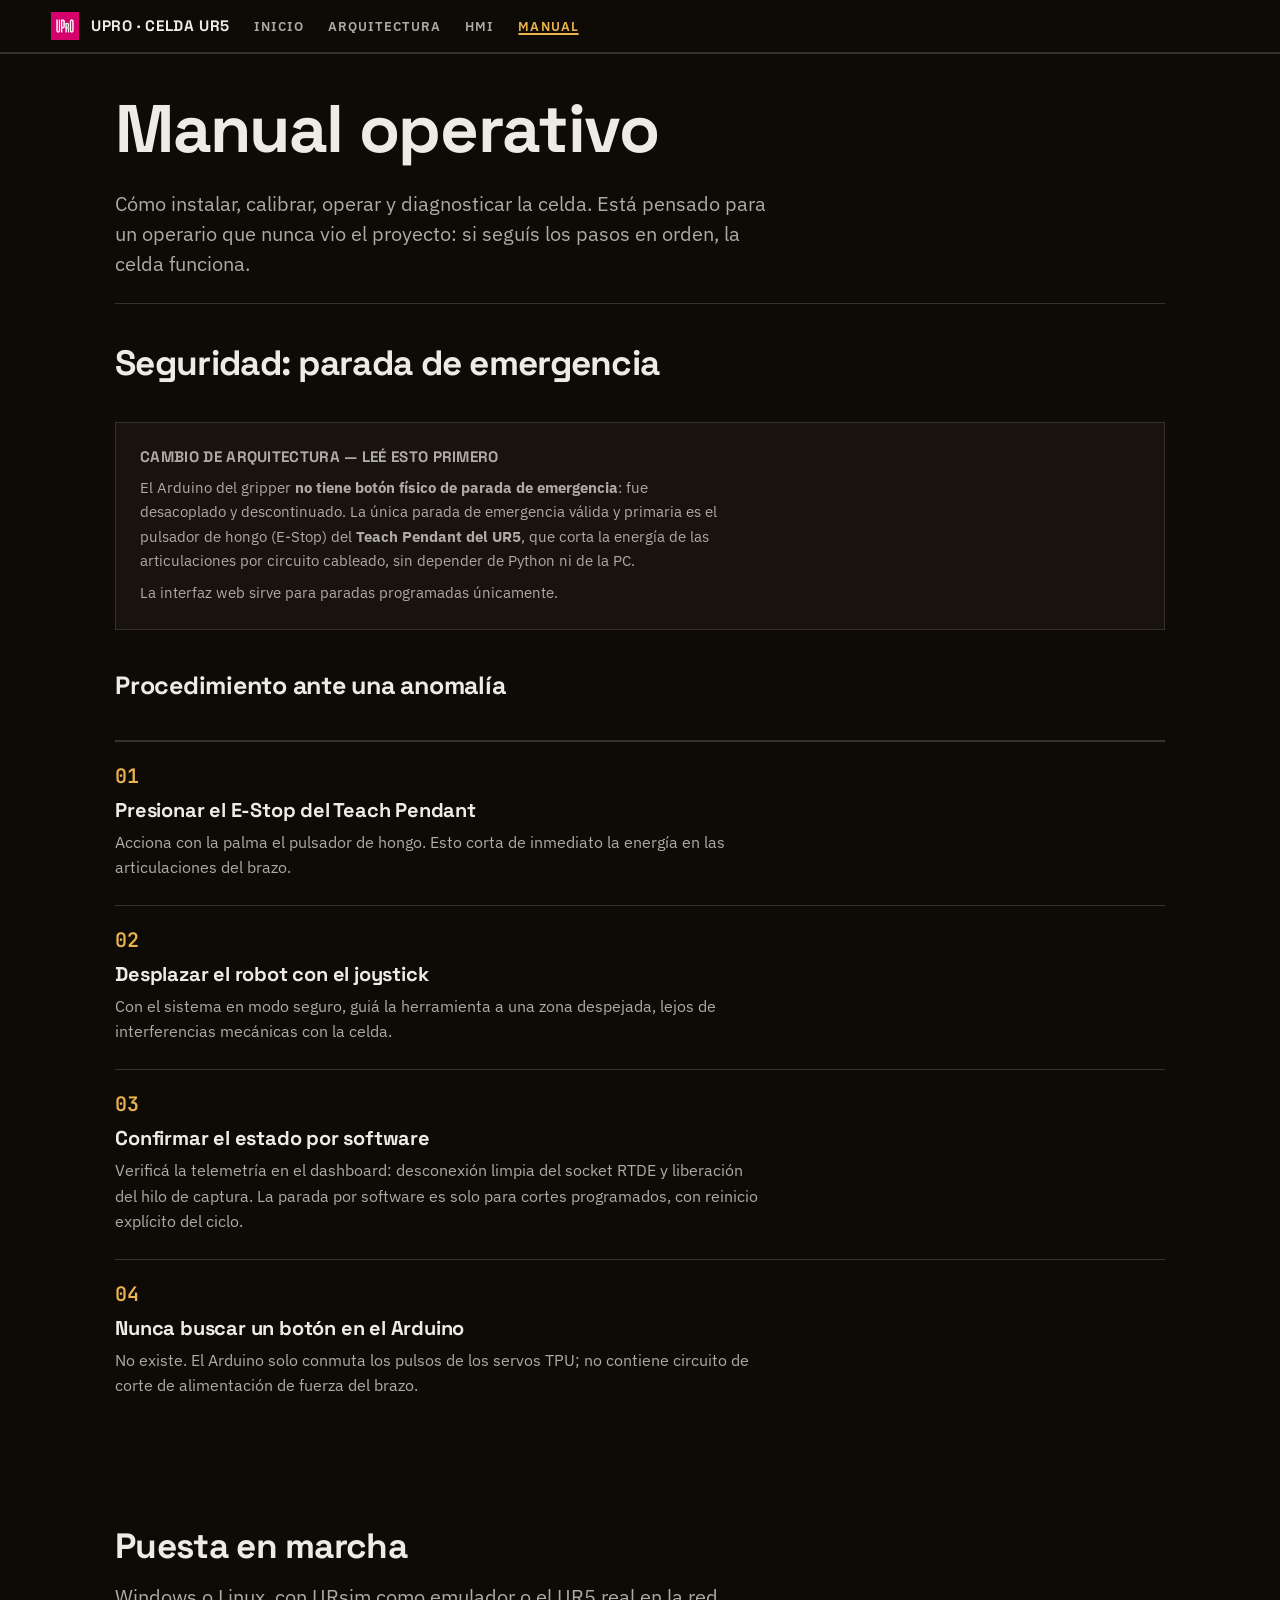
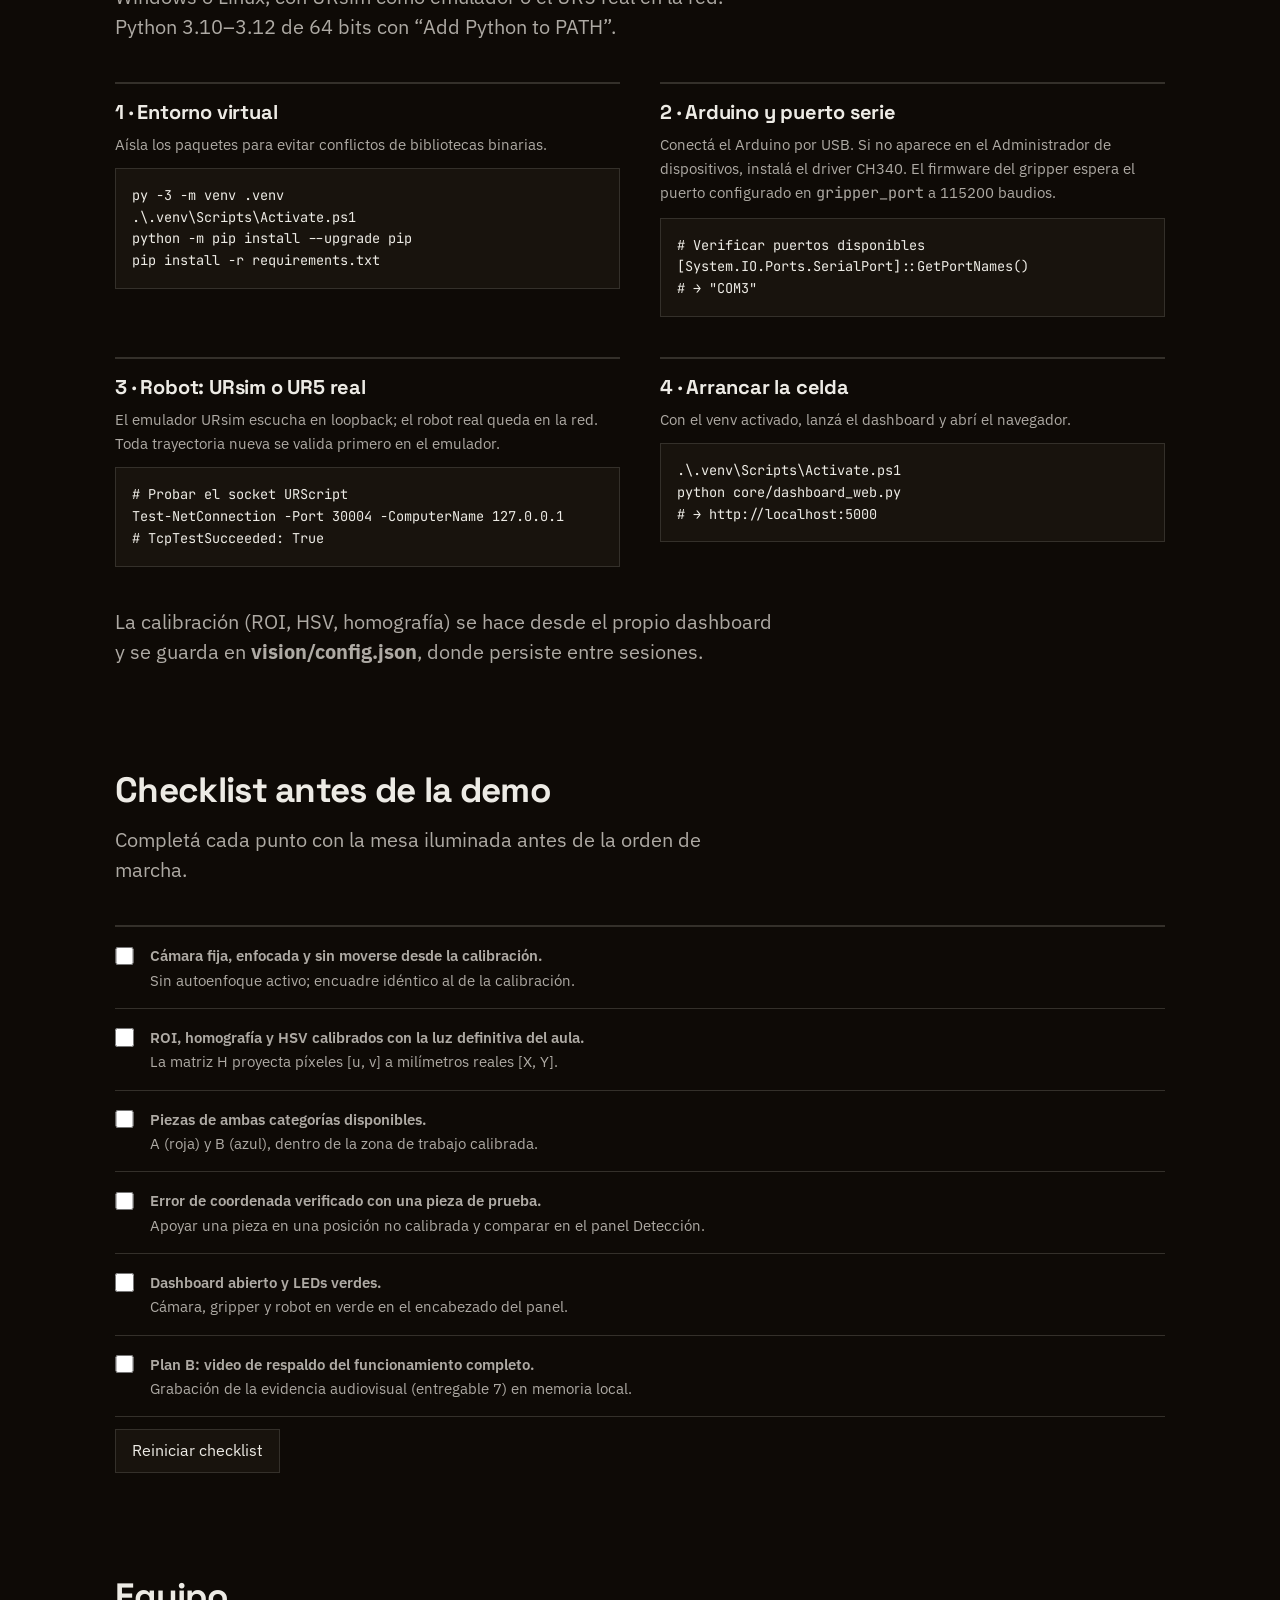
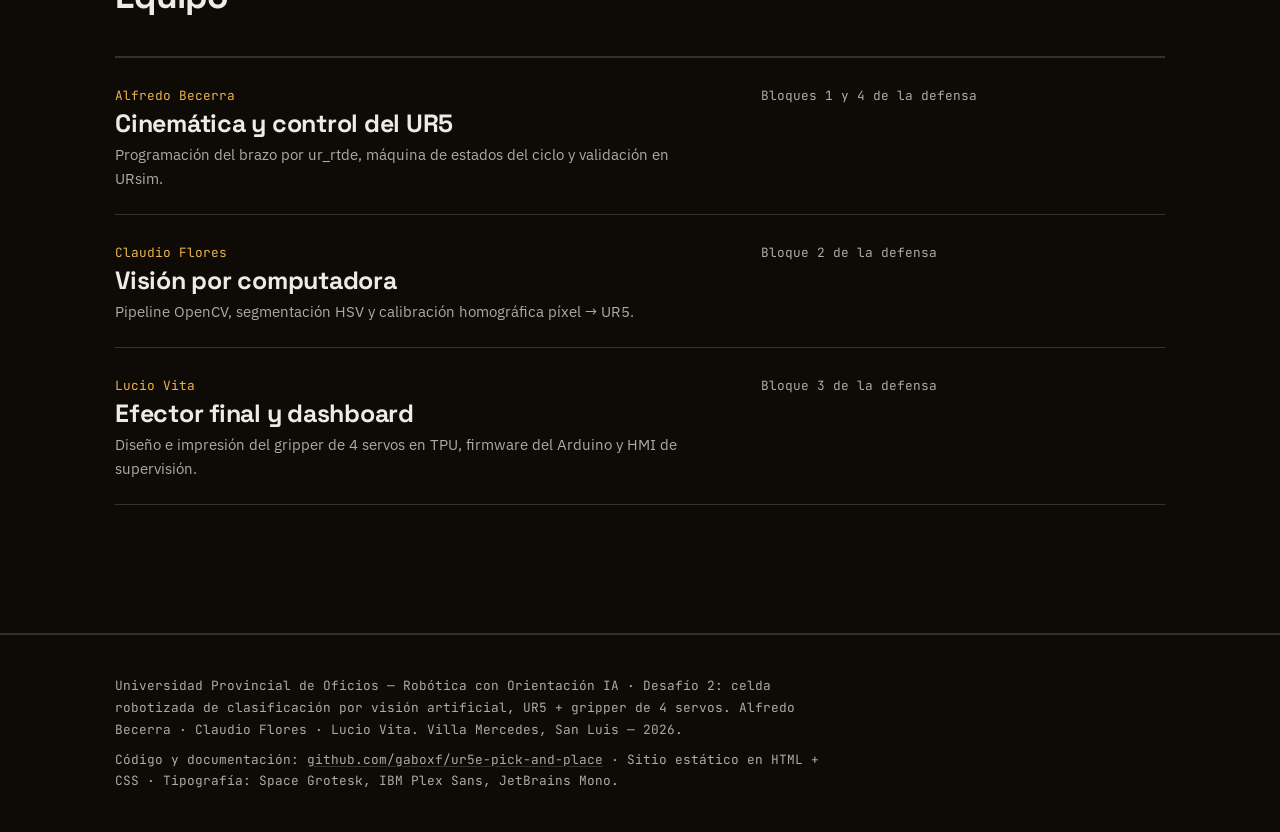
<file: web/manual.html>
<!DOCTYPE html>
<html lang="es">
<head>
<meta charset="utf-8">
<meta name="viewport" content="width=device-width, initial-scale=1, viewport-fit=cover">
<title>Manual operativo — Celda UR5 · UPrO</title>
<meta name="description" content="Manual operativo de la celda UR5 guiada por visión: seguridad, puesta en marcha, checklist de demostración y equipo. UPrO · Desafío 2.">
<link rel="preconnect" href="https://fonts.googleapis.com">
<link rel="preconnect" href="https://fonts.gstatic.com" crossorigin>
<link href="https://fonts.googleapis.com/css2?family=Space+Grotesk:wght@500;700&family=IBM+Plex+Sans:wght@400;600&family=JetBrains+Mono:wght@400;600&display=swap" rel="stylesheet">
<link rel="stylesheet" href="styles.css">
</head>
<body>

<header class="nav">
  <a class="nav__mark" href="index.html"><img src="assets/logo-upro.jpg" alt="" width="28" height="28">UPrO · Celda UR5</a>
  <nav aria-label="Principal">
    <ul class="nav__list">
      <li><a class="nav__link" href="index.html">Inicio</a></li>
      <li><a class="nav__link" href="arquitectura.html">Arquitectura</a></li>
      <li><a class="nav__link" href="dashboard-hmi.html">HMI</a></li>
      <li><a class="nav__link" href="manual.html" aria-current="page">Manual</a></li>
    </ul>
  </nav>
</header>

<main class="container">

  <section class="page-head">
    <h1 class="display">Manual operativo</h1>
    <p class="lede">Cómo instalar, calibrar, operar y diagnosticar la celda. Está pensado para un operario que nunca vio el proyecto: si seguís los pasos en orden, la celda funciona.</p>
  </section>

  <section class="section--tight">
    <h2 class="title">Seguridad: parada de emergencia</h2>
    <div class="note">
      <p class="note__title">Cambio de arquitectura — leé esto primero</p>
      <p>El Arduino del gripper <strong>no tiene botón físico de parada de emergencia</strong>: fue desacoplado y descontinuado. La única parada de emergencia válida y primaria es el pulsador de hongo (E-Stop) del <strong>Teach Pendant del UR5</strong>, que corta la energía de las articulaciones por circuito cableado, sin depender de Python ni de la PC.</p>
      <p>La interfaz web sirve para paradas programadas únicamente.</p>
    </div>
    <h3 style="margin-top: var(--space-xl);">Procedimiento ante una anomalía</h3>
    <ol class="steps">
      <li>
        <span class="stage">01</span>
        <h3>Presionar el E-Stop del Teach Pendant</h3>
        <p>Acciona con la palma el pulsador de hongo. Esto corta de inmediato la energía en las articulaciones del brazo.</p>
      </li>
      <li>
        <span class="stage">02</span>
        <h3>Desplazar el robot con el joystick</h3>
        <p>Con el sistema en modo seguro, guiá la herramienta a una zona despejada, lejos de interferencias mecánicas con la celda.</p>
      </li>
      <li>
        <span class="stage">03</span>
        <h3>Confirmar el estado por software</h3>
        <p>Verificá la telemetría en el dashboard: desconexión limpia del socket RTDE y liberación del hilo de captura. La parada por software es solo para cortes programados, con reinicio explícito del ciclo.</p>
      </li>
      <li>
        <span class="stage">04</span>
        <h3>Nunca buscar un botón en el Arduino</h3>
        <p>No existe. El Arduino solo conmuta los pulsos de los servos TPU; no contiene circuito de corte de alimentación de fuerza del brazo.</p>
      </li>
    </ol>
  </section>

  <section class="section">
    <h2 class="title">Puesta en marcha</h2>
    <p class="lede">Windows o Linux, con URsim como emulador o el UR5 real en la red. Python 3.10–3.12 de 64 bits con “Add Python to PATH”.</p>
    <div class="setup">
      <div class="setup__item">
        <h3>1 · Entorno virtual</h3>
        <p>Aísla los paquetes para evitar conflictos de bibliotecas binarias.</p>
        <pre class="code"><code>py -3 -m venv .venv
.\.venv\Scripts\Activate.ps1
python -m pip install --upgrade pip
pip install -r requirements.txt</code></pre>
      </div>
      <div class="setup__item">
        <h3>2 · Arduino y puerto serie</h3>
        <p>Conectá el Arduino por USB. Si no aparece en el Administrador de dispositivos, instalá el driver CH340. El firmware del gripper espera el puerto configurado en <span class="mono">gripper_port</span> a 115200 baudios.</p>
        <pre class="code"><code># Verificar puertos disponibles
[System.IO.Ports.SerialPort]::GetPortNames()
# → "COM3"</code></pre>
      </div>
      <div class="setup__item">
        <h3>3 · Robot: URsim o UR5 real</h3>
        <p>El emulador URsim escucha en loopback; el robot real queda en la red. Toda trayectoria nueva se valida primero en el emulador.</p>
        <pre class="code"><code># Probar el socket URScript
Test-NetConnection -Port 30004 -ComputerName 127.0.0.1
# TcpTestSucceeded: True</code></pre>
      </div>
      <div class="setup__item">
        <h3>4 · Arrancar la celda</h3>
        <p>Con el venv activado, lanzá el dashboard y abrí el navegador.</p>
        <pre class="code"><code>.\.venv\Scripts\Activate.ps1
python core/dashboard_web.py
# → http://localhost:5000</code></pre>
      </div>
    </div>
    <p class="lede" style="margin-top: var(--space-xl);">La calibración (ROI, HSV, homografía) se hace desde el propio dashboard y se guarda en <strong>vision/config.json</strong>, donde persiste entre sesiones.</p>
  </section>

  <section class="section--tight">
    <h2 class="title">Checklist antes de la demo</h2>
    <p class="lede">Completá cada punto con la mesa iluminada antes de la orden de marcha.</p>
    <form id="checklist-demo" autocomplete="off">
      <ul class="checklist">
        <li><label><input type="checkbox" name="camara"> <span><strong>Cámara fija, enfocada y sin moverse desde la calibración.</strong> <span>Sin autoenfoque activo; encuadre idéntico al de la calibración.</span></span></label></li>
        <li><label><input type="checkbox" name="calibracion"> <span><strong>ROI, homografía y HSV calibrados con la luz definitiva del aula.</strong> <span>La matriz H proyecta píxeles [u, v] a milímetros reales [X, Y].</span></span></label></li>
        <li><label><input type="checkbox" name="piezas"> <span><strong>Piezas de ambas categorías disponibles.</strong> <span>A (roja) y B (azul), dentro de la zona de trabajo calibrada.</span></span></label></li>
        <li><label><input type="checkbox" name="coordenadas"> <span><strong>Error de coordenada verificado con una pieza de prueba.</strong> <span>Apoyar una pieza en una posición no calibrada y comparar en el panel Detección.</span></span></label></li>
        <li><label><input type="checkbox" name="dashboard"> <span><strong>Dashboard abierto y LEDs verdes.</strong> <span>Cámara, gripper y robot en verde en el encabezado del panel.</span></span></label></li>
        <li><label><input type="checkbox" name="respaldo"> <span><strong>Plan B: video de respaldo del funcionamiento completo.</strong> <span>Grabación de la evidencia audiovisual (entregable 7) en memoria local.</span></span></label></li>
      </ul>
      <button class="checklist-reset" type="reset">Reiniciar checklist</button>
    </form>
  </section>

  <section class="section">
    <h2 class="title">Equipo</h2>
    <ul class="rows">
      <li>
        <div>
          <span class="rows__tag">Alfredo Becerra</span>
          <h3>Cinemática y control del UR5</h3>
          <p>Programación del brazo por ur_rtde, máquina de estados del ciclo y validación en URsim.</p>
        </div>
        <span class="rows__who">Bloques 1 y 4 de la defensa</span>
      </li>
      <li>
        <div>
          <span class="rows__tag">Claudio Flores</span>
          <h3>Visión por computadora</h3>
          <p>Pipeline OpenCV, segmentación HSV y calibración homográfica píxel → UR5.</p>
        </div>
        <span class="rows__who">Bloque 2 de la defensa</span>
      </li>
      <li>
        <div>
          <span class="rows__tag">Lucio Vita</span>
          <h3>Efector final y dashboard</h3>
          <p>Diseño e impresión del gripper de 4 servos en TPU, firmware del Arduino y HMI de supervisión.</p>
        </div>
        <span class="rows__who">Bloque 3 de la defensa</span>
      </li>
    </ul>
  </section>

</main>

<footer class="colophon">
  <div class="container">
    <p>Universidad Provincial de Oficios — Robótica con Orientación IA · Desafío 2: celda robotizada de clasificación por visión artificial, UR5 + gripper de 4 servos. Alfredo Becerra · Claudio Flores · Lucio Vita. Villa Mercedes, San Luis — 2026.</p>
    <p>Código y documentación: <a href="https://github.com/gaboxf/ur5e-pick-and-place">github.com/gaboxf/ur5e-pick-and-place</a> · Sitio estático en HTML + CSS · Tipografía: Space Grotesk, IBM Plex Sans, JetBrains Mono.</p>
  </div>
</footer>

<script>
  const checklist = document.getElementById("checklist-demo");
  const clave = "ur5:checklist-demo";
  try {
    const marcados = new Set(JSON.parse(sessionStorage.getItem(clave)) || []);
    for (const casilla of checklist.querySelectorAll('input[type="checkbox"]')) {
      casilla.checked = marcados.has(casilla.name);
    }
  } catch (e) {
    // Las casillas siguen disponibles si el navegador bloquea el almacenamiento.
  }
  checklist.addEventListener("change", () => {
    try {
      const marcados = Array.from(checklist.querySelectorAll("input:checked"), casilla => casilla.name);
      sessionStorage.setItem(clave, JSON.stringify(marcados));
    } catch (e) { /* La selección permanece visible en la página. */ }
  });
  checklist.addEventListener("reset", () => {
    try {
      sessionStorage.removeItem(clave);
    } catch (e) { /* El formulario se reinicia de todos modos. */ }
  });
</script>
</body>
</html>
</file>
<file: web/styles.css>
/* Hallmark · macrostructure: Narrative Workflow (14) · theme: custom "Taller UPrO" (dark / grotesk-display / chromatic-warm) · nav: N7 brutal slab · footer: Ft4 dense colophon · hero: H2 split diptych (7/5, photo right, vertical rule) · enrichment: none (real photography only) · knobs: F4 numbering=1.0 vertical-stack line-connector · F3 columns=2 rule=every-row numbers=tabular · mono-register=dato técnico (numerales, código, valores, colófono) · contrast: pass (40–41) · nav: N7 · footer: Ft4 · slop: pass (42–45) · honest: pass (46) · chrome: pass (47) · tokens: pass (48) · responsive: pass (34, 49, 50–57) · pre-emit critique: P5 H4 E4 S5 R4 V5 */

/* ── Tokens ─────────────────────────────────────────────── */
:root {
  --color-paper:    oklch(15% 0.012 75);
  --color-paper-2:  oklch(19% 0.014 75);
  --color-paper-3:  oklch(23% 0.014 75);
  --color-rule:     oklch(31% 0.012 75);
  --color-neutral:  oklch(60% 0.010 75);
  --color-muted:    oklch(74% 0.010 80);
  --color-ink:      oklch(94% 0.008 85);
  --color-accent:   oklch(80% 0.135 80);
  --color-accent-ink: oklch(18% 0.04 80);
  --color-focus:    oklch(84% 0.14 85);

  --font-display: "Space Grotesk", "IBM Plex Sans", system-ui, sans-serif;
  --font-body: "IBM Plex Sans", system-ui, sans-serif;
  --font-outlier: "JetBrains Mono", ui-monospace, monospace;

  --text-xs:   0.64rem;
  --text-sm:   0.8rem;
  --text-base: 1rem;
  --text-md:   1.25rem;
  --text-lg:   1.5625rem;
  --text-xl:   1.9531rem;
  --text-2xl:  2.4414rem;
  --text-display: clamp(2.25rem, 4vw + 1rem, 4.25rem);

  --space-3xs: 0.125rem;
  --space-2xs: 0.25rem;
  --space-xs:  0.5rem;
  --space-sm:  0.75rem;
  --space-md:  1rem;
  --space-lg:  1.5rem;
  --space-xl:  2.5rem;
  --space-2xl: 4rem;
  --space-3xl: 6rem;

  --ease-out: cubic-bezier(0.16, 1, 0.3, 1);
  --dur-short: 220ms;
  --dur-long: 420ms;

  --z-base: 1;
  --z-sticky: 200;
  --z-sticky-nav: 300;

  --page-gutter: clamp(1rem, 4vw, 4rem);
}

/* ── Base ───────────────────────────────────────────────── */
html { overflow-x: clip; }
body { overflow-x: clip; }
* { box-sizing: border-box; }
html { scroll-behavior: smooth; }

body {
  margin: 0;
  background: var(--color-paper);
  color: var(--color-ink);
  font-family: var(--font-body);
  font-size: var(--text-base);
  line-height: 1.6;
  -webkit-font-smoothing: antialiased;
}

.container {
  max-width: 72rem;
  margin-inline: auto;
  padding-inline: var(--page-gutter);
}

p { margin: 0; max-width: 65ch; }
img { max-width: 100%; display: block; }

a {
  color: var(--color-ink);
  text-decoration-color: var(--color-rule);
  text-underline-offset: 2px;
  text-decoration-thickness: 1px;
}

:focus-visible {
  outline: 2px solid var(--color-focus);
  outline-offset: 2px;
}

::selection { background: var(--color-accent); color: var(--color-accent-ink); }

/* ── Tipografía ─────────────────────────────────────────── */
h1, h2, h3 {
  font-family: var(--font-display);
  font-weight: 700;
  font-style: normal;
  color: var(--color-ink);
  overflow-wrap: anywhere;
  min-width: 0;
}

.display {
  font-size: var(--text-display);
  line-height: 1.05;
  letter-spacing: -0.02em;
  margin: 0 0 var(--space-lg);
  max-width: 14ch;
}

.title {
  font-size: clamp(1.6rem, 2vw + 0.6rem, 2.44rem);
  line-height: 1.1;
  letter-spacing: -0.02em;
  margin: 0 0 var(--space-md);
}

h3 { font-size: var(--text-lg); line-height: 1.2; letter-spacing: -0.01em; margin: 0 0 var(--space-xs); }

.lede {
  font-size: var(--text-md);
  line-height: 1.5;
  color: var(--color-muted);
  max-width: 55ch;
}

.mono {
  font-family: var(--font-outlier);
  font-variant-numeric: tabular-nums;
}

/* ── Nav · N7 brutal slab ───────────────────────────────── */
.nav {
  display: flex;
  flex-wrap: wrap;
  align-items: center;
  gap: var(--space-xs) var(--space-lg);
  padding: var(--space-sm) var(--page-gutter);
  border-bottom: 2px solid var(--color-rule);
  background: var(--color-paper);
  position: sticky;
  top: 0;
  z-index: var(--z-sticky-nav);
}

.nav__mark {
  display: inline-flex;
  align-items: center;
  gap: var(--space-sm);
  font-family: var(--font-display);
  font-weight: 700;
  font-size: 0.95rem;
  letter-spacing: 0.04em;
  text-transform: uppercase;
  text-decoration: none;
  line-height: 1;
}

.nav__mark img { width: 28px; height: 28px; }

.nav__list {
  display: flex;
  flex-wrap: wrap;
  gap: var(--space-xs) var(--space-lg);
  list-style: none;
  margin: 0;
  padding: 0;
  margin-inline-start: auto;
}

.nav__link {
  font-family: var(--font-body);
  font-size: var(--text-sm);
  font-weight: 600;
  text-transform: uppercase;
  letter-spacing: 0.08em;
  text-decoration: none;
  white-space: nowrap;
  color: var(--color-muted);
  line-height: 1;
  padding-block: var(--space-xs);
  transition: color var(--dur-short) var(--ease-out);
}

.nav__link:hover { color: var(--color-ink); }
.nav__link:active { color: var(--color-accent); }
.nav__link[aria-current="page"] {
  color: var(--color-accent);
  text-decoration: underline;
  text-decoration-thickness: 2px;
  text-underline-offset: 2px;
}

/* ── Hero · H2 split diptych ────────────────────────────── */
.hero {
  display: grid;
  grid-template-columns: minmax(0, 7fr) minmax(0, 5fr);
  gap: var(--space-2xl);
  align-items: center;
  padding-block: var(--space-xl) calc(var(--space-xl) * 1.3);
  border-bottom: 1px solid var(--color-rule);
}

.hero__kicker {
  font-family: var(--font-outlier);
  font-size: var(--text-sm);
  color: var(--color-muted);
  margin: 0 0 var(--space-md);
  letter-spacing: 0.02em;
}

.hero__actions {
  display: flex;
  flex-wrap: wrap;
  gap: var(--space-md) var(--space-xl);
  margin-top: var(--space-xl);
}

.hero__figure {
  margin: 0;
  border-inline-start: 1px solid var(--color-rule);
  padding-inline-start: var(--space-2xl);
}

.hero__figure img {
  width: 100%;
  height: auto;
  aspect-ratio: 4 / 5;
  object-fit: cover;
  object-position: center 25%;
  border: 1px solid var(--color-rule);
}

.hero__figure figcaption {
  font-family: var(--font-outlier);
  font-size: var(--text-xs);
  color: var(--color-muted);
  padding-top: var(--space-sm);
}

@media (max-width: 60rem) {
  .hero { grid-template-columns: minmax(0, 1fr); }
  .hero__figure {
    border-inline-start: none;
    padding-inline-start: 0;
  }
}

/* ── Cabeza de página (subpáginas) ──────────────────────── */
.page-head {
  padding-block: var(--space-xl) var(--space-lg);
  border-bottom: 1px solid var(--color-rule);
}

/* ── Secciones · S2 hanging ─────────────────────────────── */
.section { padding-block: var(--space-2xl); }
.section--tight { padding-block: var(--space-xl); }

.section h2 { max-width: 24ch; }

/* ── CTA · C3 typographic link ──────────────────────────── */
.tlink {
  font-family: var(--font-display);
  font-weight: 600;
  font-size: var(--text-base);
  color: var(--color-accent);
  text-decoration: underline;
  text-decoration-thickness: 1px;
  text-underline-offset: 2px;
  white-space: nowrap;
  transition: text-decoration-thickness var(--dur-short) var(--ease-out);
}

.tlink:hover { text-decoration-thickness: 2px; }
.tlink:active { color: var(--color-ink); }

/* ── F4 · Step sequence (ciclo) ─────────────────────────── */
.steps {
  list-style: none;
  margin: var(--space-xl) 0 0;
  padding: 0;
  display: grid;
  gap: 0;
}

.steps li {
  display: flex;
  flex-direction: column;
  padding-block: var(--space-lg);
  border-top: 1px solid var(--color-rule);
}

.steps li:first-child { border-top: 2px solid var(--color-rule); }

.stage {
  font-family: var(--font-outlier);
  font-weight: 600;
  font-size: var(--text-md);
  color: var(--color-accent);
  line-height: 1;
  margin-bottom: var(--space-sm);
}

.steps h3 { font-size: var(--text-md); margin-bottom: var(--space-xs); }
.steps p { color: var(--color-muted); }

/* ── F3 · Spec sheet (filas clave/valor) ────────────────── */
.spec { margin-top: var(--space-xl); border-top: 2px solid var(--color-rule); }

.spec__row {
  display: grid;
  grid-template-columns: minmax(0, 1fr) minmax(0, 1.4fr);
  gap: var(--space-md);
  padding-block: var(--space-sm);
  border-bottom: 1px solid var(--color-rule);
  align-items: baseline;
}

.spec__k { font-weight: 600; color: var(--color-ink); }
.spec__v {
  font-family: var(--font-outlier);
  font-size: 0.9rem;
  color: var(--color-muted);
  font-variant-numeric: tabular-nums;
  overflow-wrap: anywhere;
}

@media (max-width: 40rem) {
  .spec__row { grid-template-columns: minmax(0, 1fr); gap: var(--space-2xs); }
}

/* ── Bloques / personas · filas con hairline ────────────── */
.rows { list-style: none; margin: var(--space-xl) 0 0; padding: 0; border-top: 2px solid var(--color-rule); }

.rows li {
  display: grid;
  grid-template-columns: minmax(0, 3fr) minmax(0, 2fr);
  gap: var(--space-xs) var(--space-xl);
  padding-block: var(--space-lg);
  border-bottom: 1px solid var(--color-rule);
  align-items: baseline;
}

.rows__tag {
  font-family: var(--font-outlier);
  font-size: var(--text-sm);
  color: var(--color-accent);
}

.rows li h3 { margin-bottom: var(--space-2xs); }
.rows li p { color: var(--color-muted); font-size: 0.95rem; }
.rows__who { font-family: var(--font-outlier); font-size: var(--text-sm); color: var(--color-muted); }

@media (max-width: 40rem) {
  .rows li { grid-template-columns: minmax(0, 1fr); }
}

/* ── Módulos (arquitectura) ─────────────────────────────── */
.mods { margin: var(--space-xl) 0 0; border-top: 2px solid var(--color-rule); }

.mods__row {
  display: grid;
  grid-template-columns: minmax(0, 1fr) minmax(0, 1.6fr);
  gap: var(--space-xs) var(--space-xl);
  padding-block: var(--space-md);
  border-bottom: 1px solid var(--color-rule);
}

.mods__name {
  font-family: var(--font-outlier);
  font-size: 0.9rem;
  color: var(--color-accent);
  overflow-wrap: anywhere;
}

.mods__row p { color: var(--color-muted); font-size: 0.95rem; }

@media (max-width: 40rem) {
  .mods__row { grid-template-columns: minmax(0, 1fr); }
}

/* ── Código ─────────────────────────────────────────────── */
.codeblock { margin-top: var(--space-xl); }
.codeblock__label {
  font-family: var(--font-outlier);
  font-size: var(--text-xs);
  color: var(--color-muted);
  border-top: 1px solid var(--color-rule);
  padding-top: var(--space-xs);
  display: block;
}

pre.code {
  font-family: var(--font-outlier);
  font-size: 0.85rem;
  line-height: 1.6;
  background: var(--color-paper-2);
  border: 1px solid var(--color-rule);
  color: var(--color-ink);
  padding: var(--space-md);
  overflow-x: auto;
  margin: var(--space-xs) 0 0;
}

pre.code code { font-family: inherit; }

/* ── FSM (dashboard) ────────────────────────────────────── */
.fsm {
  list-style: none;
  display: flex;
  flex-wrap: wrap;
  gap: var(--space-xs);
  padding: 0;
  margin: var(--space-xl) 0 0;
}

.fsm li {
  font-family: var(--font-outlier);
  font-size: var(--text-sm);
  color: var(--color-ink);
  border: 1px solid var(--color-rule);
  background: var(--color-paper-2);
  padding: var(--space-2xs) var(--space-sm);
  line-height: 1.6;
  white-space: nowrap;
}

.fsm li span { color: var(--color-accent); }

/* ── Nota de seguridad ──────────────────────────────────── */
.note {
  background: var(--color-paper-2);
  border: 1px solid var(--color-rule);
  padding: var(--space-lg);
  margin-top: var(--space-xl);
}

.note__title {
  font-family: var(--font-display);
  font-weight: 700;
  color: var(--color-accent);
  margin: 0 0 var(--space-xs);
  font-size: var(--text-base);
  letter-spacing: 0.02em;
  text-transform: uppercase;
  line-height: 1.3;
}

.note p { color: var(--color-muted); font-size: 0.95rem; }
.note p + p { margin-top: var(--space-xs); }

/* ── Dos columnas asimétricas genéricas ─────────────────── */
.duo {
  display: grid;
  grid-template-columns: minmax(0, 3fr) minmax(0, 2fr);
  gap: var(--space-2xl);
  align-items: start;
}

@media (max-width: 60rem) {
  .duo { grid-template-columns: minmax(0, 1fr); }
}

/* ── Instalación (manual) ───────────────────────────────── */
.setup {
  display: grid;
  grid-template-columns: minmax(0, 1fr) minmax(0, 1fr);
  gap: var(--space-xl);
  margin-top: var(--space-xl);
}

@media (max-width: 48rem) {
  .setup { grid-template-columns: minmax(0, 1fr); }
}

.setup__item { border-top: 2px solid var(--color-rule); padding-top: var(--space-md); }
.setup__item h3 { font-size: var(--text-md); }
.setup__item p { color: var(--color-muted); font-size: 0.95rem; margin-bottom: var(--space-sm); }

/* ── Checklist (manual) ─────────────────────────────────── */
.checklist { list-style: none; margin: var(--space-xl) 0 0; padding: 0; border-top: 2px solid var(--color-rule); }

.checklist li {
  border-bottom: 1px solid var(--color-rule);
  padding-block: var(--space-md);
}

.checklist label {
  display: grid;
  grid-template-columns: auto minmax(0, 1fr);
  gap: var(--space-md);
  align-items: start;
  cursor: pointer;
}

.checklist input[type="checkbox"] {
  width: 1.15rem;
  height: 1.15rem;
  margin: 0;
  margin-top: 0.2rem;
  accent-color: var(--color-accent);
  cursor: pointer;
}

.checklist strong { display: block; font-weight: 600; }
.checklist span { color: var(--color-muted); font-size: 0.95rem; }
.checklist-reset {
  min-height: 44px;
  margin-top: var(--space-sm);
  padding-inline: var(--space-md);
  color: var(--color-ink);
  background: var(--color-paper-2);
  border: 1px solid var(--color-rule);
  font: inherit;
  cursor: pointer;
}
.checklist-reset:hover { background: var(--color-paper-3); }

/* ── Figuras ────────────────────────────────────────────── */
.figure { margin: var(--space-xl) 0 0; }
.figure img {
  width: 100%;
  height: auto;
  aspect-ratio: 4 / 3;
  object-fit: cover;
  object-position: center 28%;
  border: 1px solid var(--color-rule);
}
.figure figcaption {
  font-family: var(--font-outlier);
  font-size: var(--text-xs);
  color: var(--color-muted);
  padding-top: var(--space-xs);
}

/* ── Footer · Ft4 colófono denso ────────────────────────── */
.colophon {
  border-top: 2px solid var(--color-rule);
  padding-block: var(--space-xl);
  margin-top: var(--space-2xl);
}

.colophon p {
  font-family: var(--font-outlier);
  font-size: var(--text-sm);
  line-height: 1.7;
  color: var(--color-muted);
  max-width: 90ch;
}

.colophon a { color: var(--color-muted); }
.colophon a:hover { color: var(--color-accent); }
.colophon p + p { margin-top: var(--space-xs); }

/* ── Motion: una entrada orquestada en el hero ──────────── */
.reveal {
  opacity: 0;
  transform: translateY(8px);
  animation: reveal var(--dur-long) var(--ease-out) forwards;
  animation-delay: calc(var(--i, 0) * 60ms);
}

@keyframes reveal { to { opacity: 1; transform: none; } }

@media (prefers-reduced-motion: reduce) {
  *, *::before, *::after {
    animation-duration: 150ms !important;
    animation-iteration-count: 1 !important;
    transition-duration: 150ms !important;
  }
  .reveal { animation: reveal-reduced 150ms linear forwards; }
  @keyframes reveal-reduced { to { opacity: 1; transform: none; } }
  html { scroll-behavior: auto; }
}
</file>
